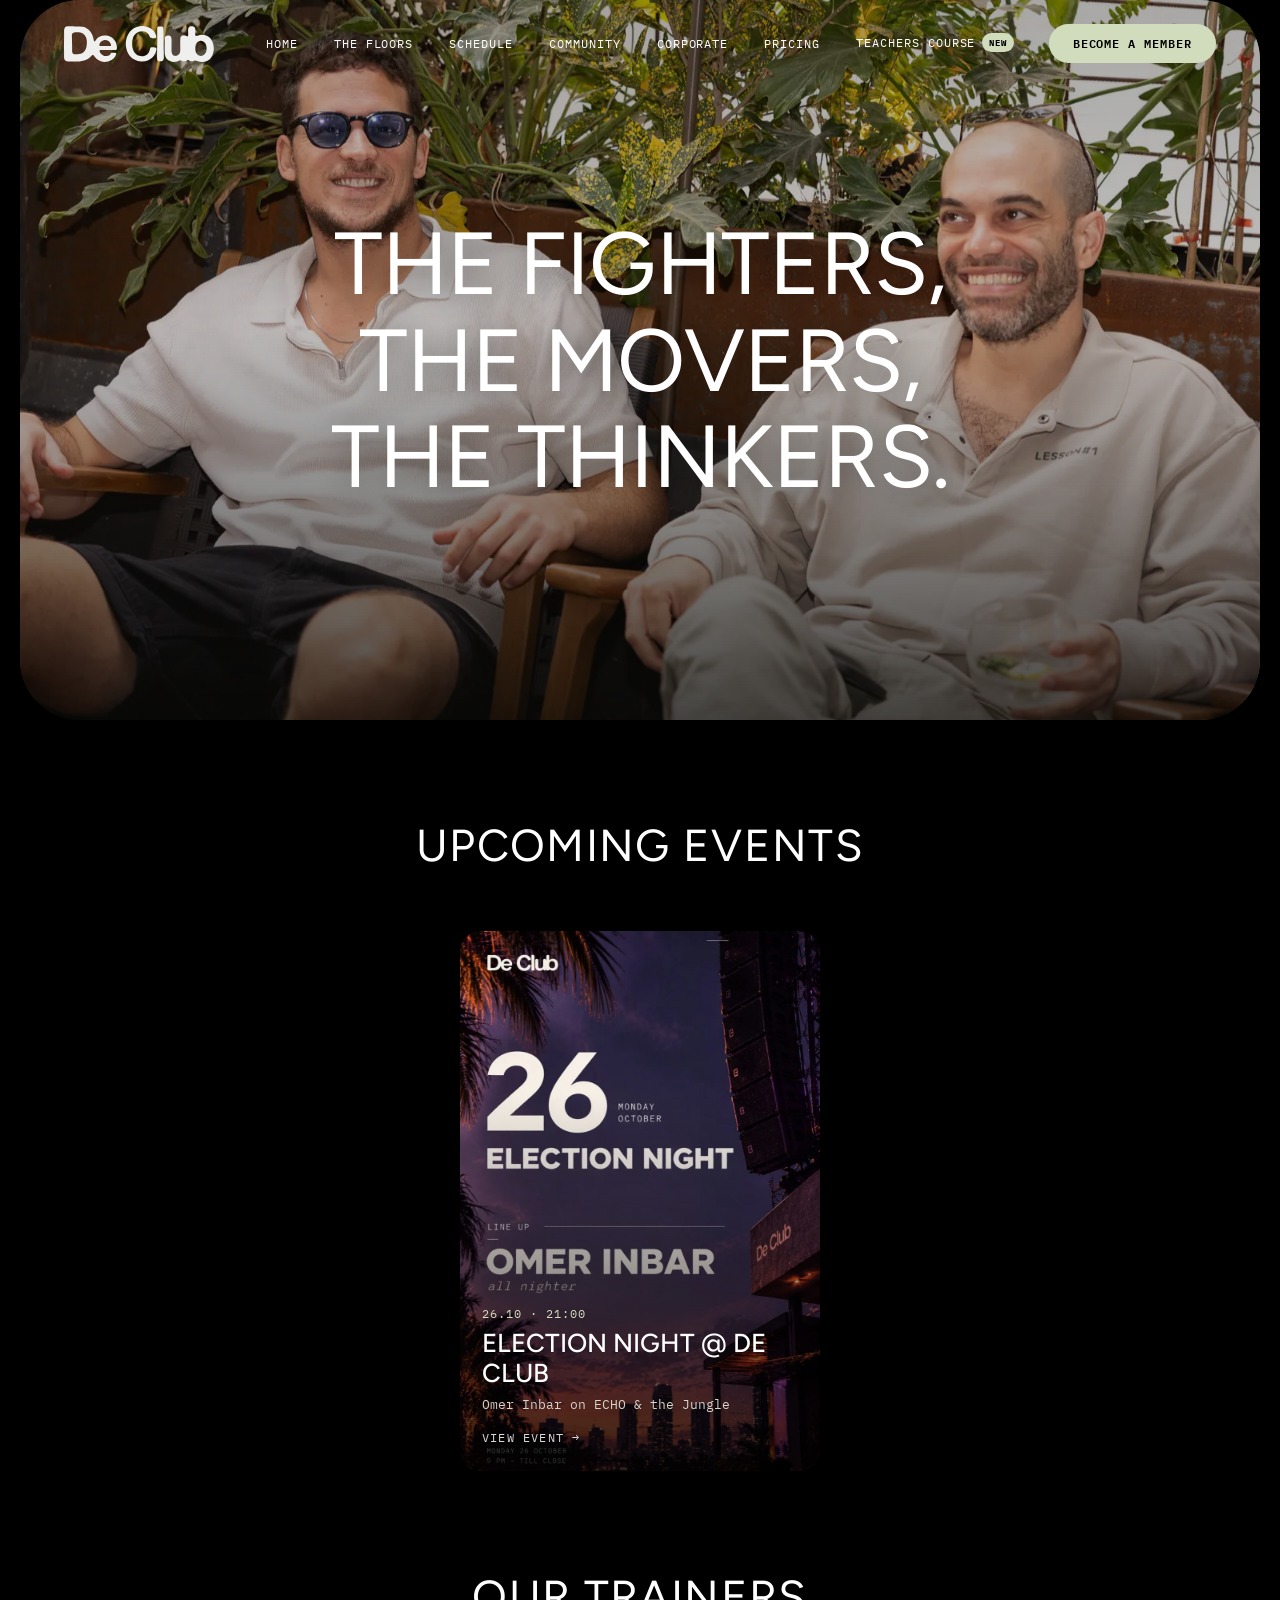
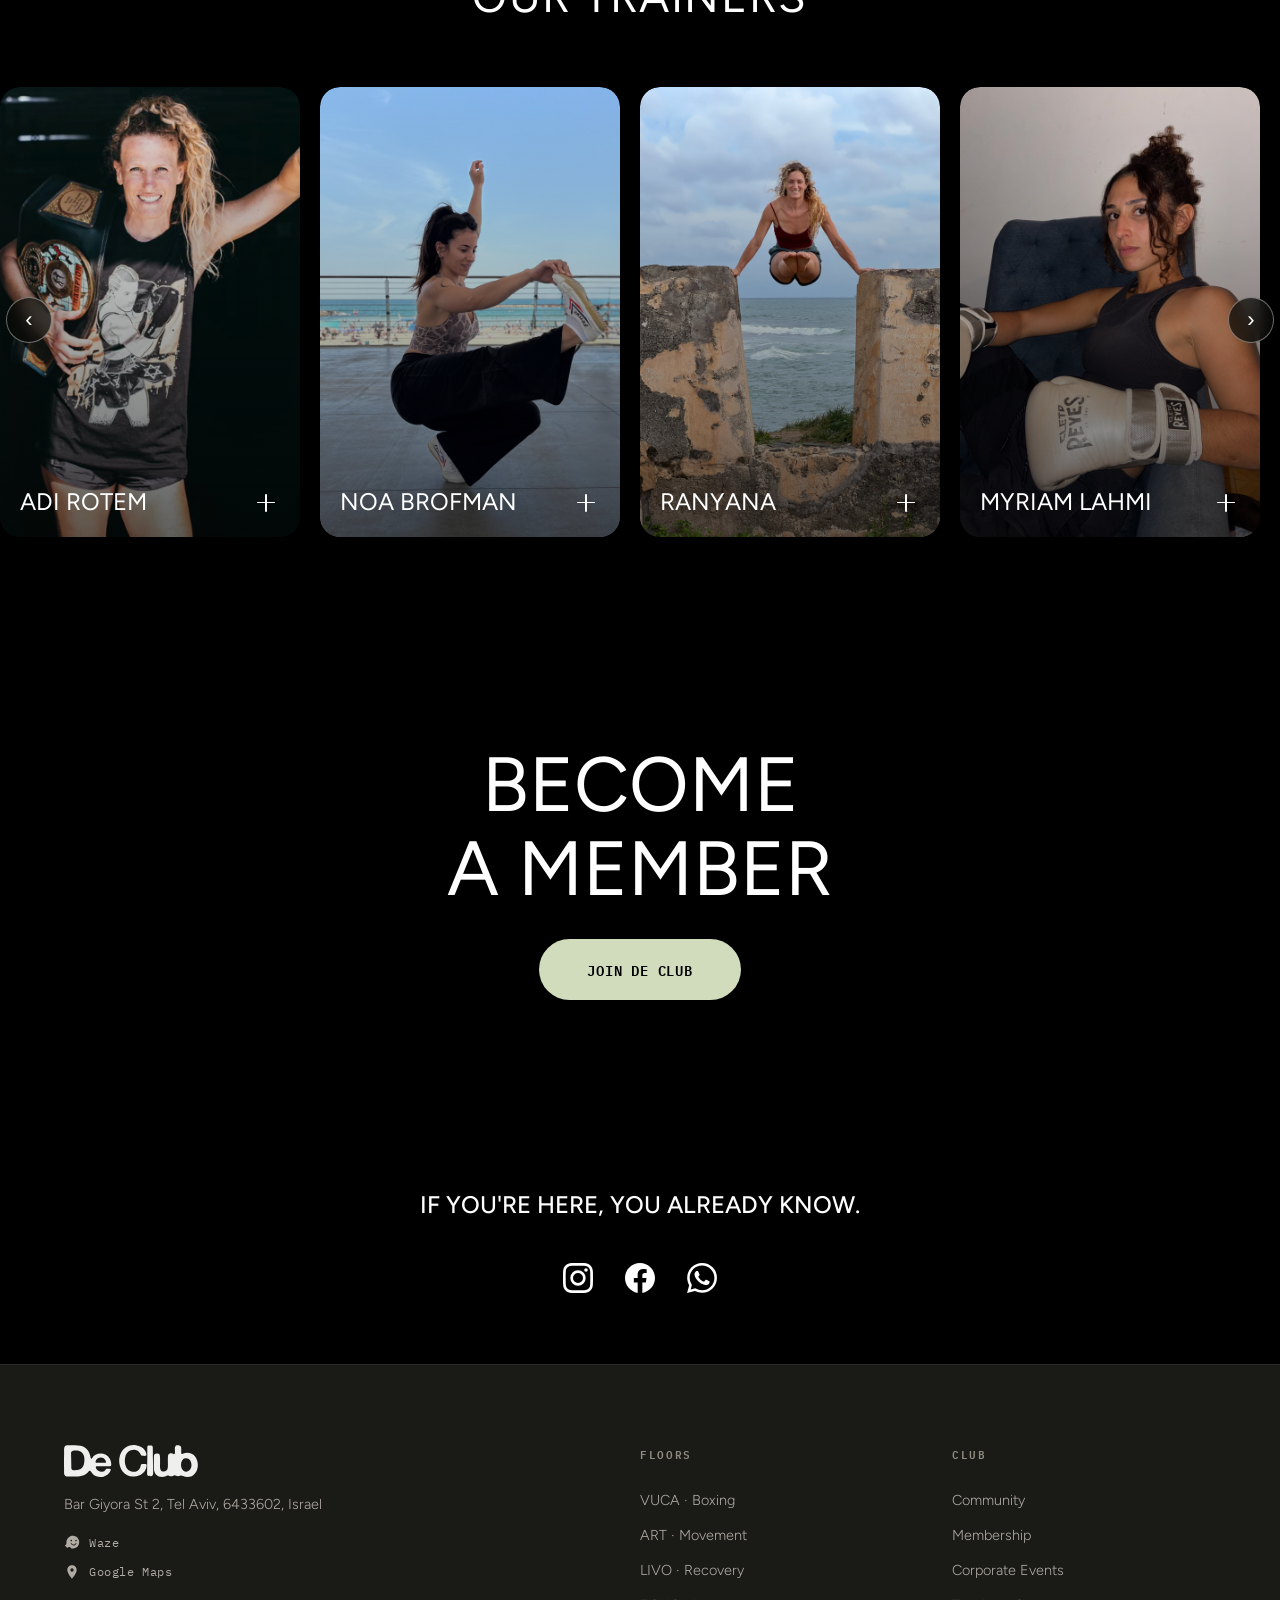
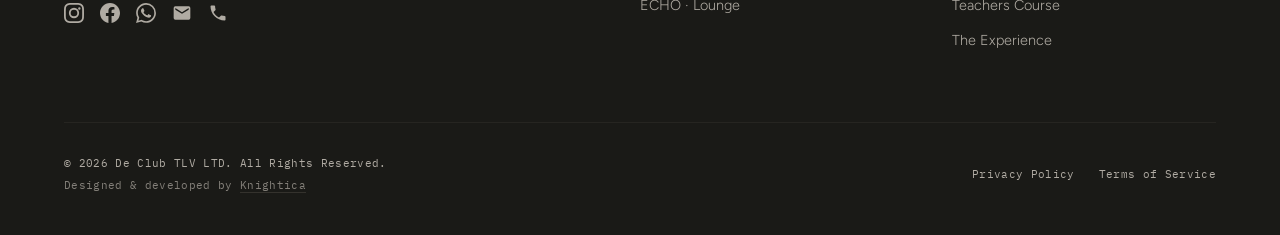
<file: community.html>
<!DOCTYPE html>
<html lang="en">
<head>
    <meta charset="UTF-8">
    <meta name="viewport" content="width=device-width, initial-scale=1.0">
    <title>Community · Trainers & People | De Club Tel Aviv</title>
    <meta name="description" content="Meet the fighters, movers, and thinkers behind De Club. Our community of world-class trainers and dedicated members.">
    <meta property="og:type" content="website">
    <meta property="og:url" content="https://declub.co.il/community.html">
    <meta property="og:title" content="Community · Trainers & People | De Club Tel Aviv">
    <meta property="og:description" content="Meet the fighters, movers, and thinkers behind De Club. Our community of world-class trainers and dedicated members.">
    <meta property="og:image" content="https://declub.co.il/assets/images/heroes/community-hero.webp">
    <meta name="twitter:card" content="summary_large_image">
    <link rel="preconnect" href="https://fonts.googleapis.com">
    <link rel="preconnect" href="https://fonts.gstatic.com" crossorigin>
    <link href="https://fonts.googleapis.com/css2?family=Figtree:wght@300;400;500;600;700;800;900&family=IBM+Plex+Mono:wght@300;400;500;600;700&display=swap" rel="stylesheet">
    <link rel="stylesheet" href="styles.css">
    <link rel="shortcut icon" href="assets/images/logos/favicon.png" type="image/png">
    <link rel="apple-touch-icon" href="assets/images/logos/webclip.png">
    <link rel="stylesheet" href="pages.css">
    <style>
        /* ===== Original De Club CSS Variables ===== */
        :root {
            --black: black;
            --white: white;
            --green: #d1dcbd;
            --brown: #8f8b7e;
            --outline: #fff6;
        }

        /* ===== Community Hero — from original ===== */
        .community-hero-wrap {
            padding: 0 20px;
        }
        .community-hero {
            position: relative;
            overflow: hidden;
            text-align: center;
            background: #0a0a08;
            border-radius: 60px;
            flex-flow: column;
            justify-content: center;
            align-items: center;
            width: 100%;
            height: 80vh;
            min-height: 450px;
            display: flex;
        }
        /* Crossfade photo slideshow */
        .hero-slides {
            position: absolute;
            inset: 0;
            z-index: 0;
        }
        .hero-slide {
            position: absolute;
            inset: 0;
            background-position: 50%;
            background-size: cover;
            opacity: 0;
            transition: opacity 1.5s ease-in-out;
            will-change: opacity;
        }
        .hero-slide.active { opacity: 1; }
        .hero-slide-overlay {
            position: absolute;
            inset: 0;
            z-index: 1;
            background: linear-gradient(180deg, rgba(10,10,8,0.35) 0%, rgba(10,10,8,0.25) 45%, rgba(10,10,8,0.75) 100%);
        }
        .community-hero h1 {
            position: relative;
            z-index: 2;
            font-family: Figtree, sans-serif;
            font-size: clamp(2.5rem, 7vw, 5.5rem);
            font-weight: 400;
            color: var(--white);
            text-transform: uppercase;
            line-height: 1.1;
            letter-spacing: -0.01em;
            text-shadow: 0 2px 30px rgba(0,0,0,0.4);
        }

        /* ===== Section Header ===== */
        .section-header {
            text-align: center;
            padding: clamp(50px, 7vw, 100px) 20px clamp(30px, 4vw, 50px);
        }
        .section-header h2 {
            font-family: Figtree, sans-serif;
            font-size: clamp(1.6rem, 3.5vw, 2.8rem);
            font-weight: 400;
            color: var(--white);
            text-transform: uppercase;
            letter-spacing: 0.03em;
        }

        /* ===== Trainers Carousel ===== */
        .trainers-carousel {
            position: relative;
            max-width: 1500px;
            margin: 0 auto;
        }
        .trainers-grid {
            display: flex;
            gap: 20px;
            padding: 4px 20px 20px;
            overflow-x: auto;
            scroll-snap-type: x mandatory;
            scroll-behavior: smooth;
            -webkit-overflow-scrolling: touch;
            scrollbar-width: thin;
            scrollbar-color: rgba(255,255,255,0.2) transparent;
        }
        .trainers-grid::-webkit-scrollbar { height: 6px; }
        .trainers-grid::-webkit-scrollbar-thumb {
            background: rgba(255,255,255,0.18);
            border-radius: 3px;
        }
        .carousel-btn {
            position: absolute;
            top: 50%;
            transform: translateY(-50%);
            z-index: 5;
            width: 46px;
            height: 46px;
            border-radius: 50%;
            border: 1px solid var(--outline);
            background: rgba(10,10,8,0.7);
            backdrop-filter: blur(8px);
            color: var(--white);
            font-size: 22px;
            line-height: 1;
            cursor: pointer;
            display: flex;
            align-items: center;
            justify-content: center;
            transition: background 0.3s, opacity 0.3s;
        }
        .carousel-btn:hover { background: rgba(10,10,8,0.95); }
        .carousel-btn--prev { left: 6px; }
        .carousel-btn--next { right: 6px; }
        @media (max-width: 700px) {
            .carousel-btn { display: none; }
        }

        /* ===== Trainer Card — exact from original ===== */
        .trainer-card {
            flex: 0 0 auto;
            width: clamp(240px, 26vw, 300px);
            scroll-snap-align: start;
            aspect-ratio: 2 / 3;
            border-radius: 20px;
            justify-content: space-between;
            align-items: flex-end;
            padding: 20px;
            display: flex;
            position: relative;
            overflow: hidden;
            cursor: pointer;
        }

        .trainer-image {
            background-position: 50%;
            background-size: cover;
            border-radius: 20px;
            position: absolute;
            inset: 0%;
            overflow: clip;
            transition: transform 0.5s ease;
        }

        .trainer-card:hover .trainer-image {
            transform: scale(1.03);
        }

        .trainer-overlay {
            background-image: linear-gradient(#fff0, #0009);
            position: absolute;
            inset: 0%;
            border-radius: 20px;
            z-index: 1;
            transition: background-image 0.4s ease;
        }

        .trainer-card:hover .trainer-overlay {
            background-image: linear-gradient(#000a, #000c);
        }

        .trainer-content {
            grid-column-gap: 10px;
            grid-row-gap: 10px;
            flex-flow: column;
            justify-content: space-between;
            width: 100%;
            height: 100%;
            display: flex;
            position: relative;
            z-index: 2;
        }

        .trainer-about {
            color: var(--white);
            width: 100%;
            font-family: 'IBM Plex Mono', sans-serif;
            font-size: 14px;
            line-height: 1.6;
            font-weight: 400;
            opacity: 0;
            max-height: 0;
            overflow: hidden;
            transition: opacity 0.4s ease, max-height 0.4s ease;
        }

        .trainer-card:hover .trainer-about {
            opacity: 1;
            max-height: 400px;
        }

        .trainer-bottom {
            display: flex;
            justify-content: space-between;
            align-items: flex-end;
            width: 100%;
        }

        .trainer-name {
            color: var(--white);
            text-transform: uppercase;
            margin-bottom: 0;
            font-family: Figtree, sans-serif;
            font-size: 24px;
            font-weight: 400;
            line-height: 1.2;
        }

        .trainer-icon {
            width: 28px;
            height: 28px;
            flex-shrink: 0;
            display: flex;
            align-items: center;
            justify-content: center;
            cursor: pointer;
            position: relative;
        }

        /* Plus icon using CSS (matching original SVG icon) */
        .trainer-icon::before,
        .trainer-icon::after {
            content: '';
            position: absolute;
            background: var(--white);
            border-radius: 2px;
            transition: transform 0.3s ease;
        }
        .trainer-icon::before {
            width: 18px;
            height: 1.5px;
        }
        .trainer-icon::after {
            width: 1.5px;
            height: 18px;
        }
        .trainer-card:hover .trainer-icon::after {
            transform: rotate(90deg);
        }
        .trainer-card:hover .trainer-icon::before {
            transform: rotate(90deg);
        }

        /* ===== Events Grid ===== */
        .events-grid {
            display: flex;
            flex-wrap: wrap;
            justify-content: center;
            gap: 24px;
            padding: 0 20px;
            max-width: 1500px;
            margin: 0 auto;
        }
        .event-card {
            position: relative;
            display: block;
            width: clamp(260px, 30vw, 360px);
            aspect-ratio: 2 / 3;
            border-radius: 20px;
            overflow: hidden;
            text-decoration: none;
        }
        .event-image {
            position: absolute;
            inset: 0;
            background-position: 50%;
            background-size: cover;
            border-radius: 20px;
            transition: transform 0.5s ease;
        }
        .event-card:hover .event-image { transform: scale(1.03); }
        .event-overlay {
            position: absolute;
            inset: 0;
            border-radius: 20px;
            z-index: 1;
            background-image: linear-gradient(#0000 30%, #000c 100%);
            transition: background-image 0.4s ease;
        }
        .event-card:hover .event-overlay {
            background-image: linear-gradient(#0004 10%, #000d 100%);
        }
        .event-content {
            position: absolute;
            inset: auto 0 0 0;
            z-index: 2;
            display: flex;
            flex-direction: column;
            gap: 6px;
            padding: 24px 22px;
        }
        .event-date {
            font-family: 'IBM Plex Mono', sans-serif;
            font-size: 12px;
            letter-spacing: 0.08em;
            text-transform: uppercase;
            color: var(--green);
        }
        .event-name {
            font-family: Figtree, sans-serif;
            font-size: 26px;
            font-weight: 500;
            line-height: 1.15;
            color: var(--white);
            text-transform: uppercase;
        }
        .event-host {
            font-family: 'IBM Plex Mono', sans-serif;
            font-size: 13px;
            font-weight: 400;
            line-height: 1.5;
            color: #d8d4cc;
        }
        .event-cta {
            font-family: 'IBM Plex Mono', sans-serif;
            font-size: 12px;
            letter-spacing: 0.1em;
            text-transform: uppercase;
            color: var(--white);
            margin-top: 8px;
            opacity: 0.85;
            transition: color 0.3s, opacity 0.3s;
        }
        .event-card:hover .event-cta { color: var(--green); opacity: 1; }

        /* ===== CTA Banner ===== */
        .cta-banner {
            margin: clamp(50px, 7vw, 100px) 20px 0;
            border-radius: 60px;
            overflow: hidden;
            height: 50vh;
            min-height: 350px;
            display: flex;
            align-items: center;
            justify-content: center;
            flex-direction: column;
            gap: 28px;
            position: relative;
        }
        .cta-banner-bg {
            position: absolute;
            inset: 0;
            background: url('assets/images/heroes/menu-img.webp') center/cover no-repeat;
        }
        .cta-banner-overlay {
            position: absolute;
            inset: 0;
            background: rgba(0,0,0,0.4);
        }
        .cta-banner h2 {
            position: relative;
            z-index: 2;
            font-family: Figtree, sans-serif;
            font-size: clamp(2.5rem, 6vw, 5rem);
            font-weight: 400;
            color: var(--white);
            text-align: center;
            line-height: 1.1;
            text-transform: uppercase;
        }
        .cta-banner .btn {
            position: relative;
            z-index: 2;
        }

        /* ===== Footer Tagline ===== */
        .footer-tagline {
            text-align: center;
            padding: clamp(50px, 7vw, 90px) 20px clamp(20px, 3vw, 40px);
        }
        .footer-tagline p {
            font-family: Figtree, sans-serif;
            font-size: clamp(1.1rem, 2vw, 1.5rem);
            font-weight: 500;
            color: var(--white);
            text-transform: uppercase;
        }

        /* ===== Social Icons ===== */
        .social-icons {
            display: flex;
            align-items: center;
            justify-content: center;
            gap: 32px;
            padding-bottom: clamp(40px, 5vw, 70px);
        }
        .social-icons a {
            color: var(--white);
            transition: color 0.3s ease;
        }
        .social-icons a:hover {
            color: var(--green);
        }
        .social-icons svg {
            width: 30px;
            height: 30px;
            fill: currentColor;
        }

        /* ===== Responsive — from original ===== */
        @media screen and (max-width: 991px) {
            .trainers-grid {
                grid-template-columns: 1fr 1fr;
                grid-column-gap: 16px;
                grid-row-gap: 16px;
            }
            .community-hero {
                border-radius: 30px;
                height: 60vh;
            }
            .cta-banner {
                border-radius: 30px;
            }
            .trainer-name {
                font-size: 18px;
            }
        }

        @media screen and (max-width: 479px) {
            .trainers-grid {
                grid-template-columns: 1fr 1fr;
                grid-column-gap: 10px;
                grid-row-gap: 10px;
                padding: 0 10px;
            }
            .community-hero-wrap {
                padding: 0 10px;
            }
            .community-hero {
                border-radius: 20px;
                height: 50vh;
                min-height: 320px;
            }
            .trainer-card {
                padding: 14px;
                border-radius: 14px;
            }
            .trainer-image {
                border-radius: 14px;
            }
            .trainer-overlay {
                border-radius: 14px;
            }
            .trainer-name {
                font-size: 14px;
            }
            .trainer-about {
                font-size: 11px;
                line-height: 1.5;
            }
            .trainer-icon {
                width: 22px;
                height: 22px;
            }
            .trainer-icon::before { width: 14px; }
            .trainer-icon::after { height: 14px; }
            .cta-banner {
                border-radius: 20px;
                margin-left: 10px;
                margin-right: 10px;
                height: 40vh;
                min-height: 260px;
            }
        }
    </style>
    <!-- Google Tag Manager -->
    <script>(function(w,d,s,l,i){w[l]=w[l]||[];w[l].push({'gtm.start':
    new Date().getTime(),event:'gtm.js'});var f=d.getElementsByTagName(s)[0],
    j=d.createElement(s),dl=l!='dataLayer'?'&l='+l:'';j.async=true;j.src=
    'https://www.googletagmanager.com/gtm.js?id='+i+dl;f.parentNode.insertBefore(j,f);
    })(window,document,'script','dataLayer','GTM-KC45WQ5M');</script>
    <!-- End Google Tag Manager -->
</head>
<body>
    <!-- Google Tag Manager (noscript) -->
    <noscript><iframe src="https://www.googletagmanager.com/ns.html?id=GTM-KC45WQ5M"
    height="0" width="0" style="display:none;visibility:hidden"></iframe></noscript>
    <!-- End Google Tag Manager (noscript) -->
    <!-- Navigation -->
    <nav class="nav" id="nav">
        <a href="index.html" class="nav-logo"><img src="assets/images/logos/logo-declub.svg" alt="De Club" class="nav-logo-img"></a>
        <div class="nav-links">
            <a href="index.html" class="nav-link">Home</a>
            <a href="index.html#floors" class="nav-link">The Floors</a>
            <a href="index.html#schedule" class="nav-link">Schedule</a>
            <a href="community.html" class="nav-link">Community</a>
            <a href="corporate.html" class="nav-link">Corporate</a><a href="join.html#pricing" class="nav-link">Pricing</a>
            <a href="https://yoga-course.declub.co.il/" class="nav-link">Teachers Course<span class="nav-badge">New</span></a>
            </div>
        <a href="join.html" class="nav-link nav-link--cta">Become a Member</a>
        <button class="nav-menu-btn" id="menuBtn" aria-label="Open menu"><span class="menu-line"></span><span class="menu-line"></span></button>
    </nav>
    <div class="menu-overlay" id="menuOverlay">
        <div class="menu-overlay-content">
            <a href="index.html" class="menu-link" data-index="01">Home</a>
            <a href="index.html#floors" class="menu-link" data-index="02">The Floors</a>
            <div class="menu-sub-links">
                <a href="vuca.html" class="menu-sub-link">VUCA · Boxing</a>
                <a href="art.html" class="menu-sub-link">ART · Movement</a>
                <a href="livo.html" class="menu-sub-link">LIVO · Recovery</a>
                <a href="echo.html" class="menu-sub-link">ECHO · Lounge</a>
            </div>
            <a href="index.html#schedule" class="menu-link" data-index="03">Schedule</a>
            <a href="community.html" class="menu-link" data-index="04">Community</a>
            <a href="corporate.html" class="menu-link" data-index="05">Corporate</a>
            <a href="https://yoga-course.declub.co.il/" class="menu-link" data-index="06">Teachers Course<span class="nav-badge nav-badge--menu">New</span></a>
            <a href="join.html#pricing" class="menu-link" data-index="07">Pricing</a>
            <a href="join.html" class="menu-link" data-index="08">Become a Member</a>
        </div>
        <div class="menu-overlay-footer">
            <div class="menu-socials"><a href="https://instagram.com/declub_tlv" target="_blank">Instagram</a><a href="https://wa.me/15512399833?text=Hi%20De%20Club!" target="_blank">WhatsApp</a></div>
            <p class="menu-address">2 Bar-Giyora St., Tel Aviv</p>
        </div>
    </div>

    <!-- Hero -->
    <div class="community-hero-wrap">
        <section class="community-hero">
            <div class="hero-slides" id="heroSlides">
                <div class="hero-slide active" style="background-image: url('assets/images/community-hero/ch01.webp')"></div>
                <div class="hero-slide" style="background-image: url('assets/images/community-hero/ch02.webp')"></div>
                <div class="hero-slide" style="background-image: url('assets/images/community-hero/ch03.webp')"></div>
                <div class="hero-slide" style="background-image: url('assets/images/community-hero/ch04.webp')"></div>
                <div class="hero-slide" style="background-image: url('assets/images/community-hero/ch05.webp')"></div>
                <div class="hero-slide" style="background-image: url('assets/images/community-hero/ch06.webp')"></div>
                <div class="hero-slide" style="background-image: url('assets/images/community-hero/ch07.webp')"></div>
                <div class="hero-slide" style="background-image: url('assets/images/community-hero/ch08.webp')"></div>
                <div class="hero-slide" style="background-image: url('assets/images/community-hero/ch09.webp')"></div>
                <div class="hero-slide" style="background-image: url('assets/images/community-hero/ch10.webp')"></div>
                <div class="hero-slide" style="background-image: url('assets/images/community-hero/ch11.webp')"></div>
                <div class="hero-slide" style="background-image: url('assets/images/community-hero/ch12.webp')"></div>
                <div class="hero-slide" style="background-image: url('assets/images/community-hero/ch13.webp')"></div>
            </div>
            <div class="hero-slide-overlay"></div>
            <h1>The Fighters,<br>The Movers,<br>The Thinkers.</h1>
        </section>
    </div>

    <!-- Upcoming Events. Remove the card (and the header when the grid is
         empty) once the event has run and its funnel is retired. -->
    <div class="section-header">
        <h2>Upcoming Events</h2>
    </div>

    <!-- Events Grid -->
    <div class="events-grid">
        <a href="https://election.declub.co.il/" target="_blank" rel="noopener" class="event-card">
            <div class="event-image" style="background-image: url('assets/images/events/election.webp')"></div>
            <div class="event-overlay"></div>
            <div class="event-content">
                <span class="event-date">26.10 &middot; 21:00</span>
                <div class="event-name">Election Night @ De Club</div>
                <span class="event-host">Omer Inbar on ECHO &amp; the Jungle</span>
                <span class="event-cta">View Event &rarr;</span>
            </div>
        </a>
    </div>

    <!-- Section Header -->
    <div class="section-header">
        <h2>Our Trainers</h2>
    </div>

    <!-- Trainers Carousel -->
    <div class="trainers-carousel">
        <button class="carousel-btn carousel-btn--prev" aria-label="Previous trainers" type="button">&#8249;</button>
        <button class="carousel-btn carousel-btn--next" aria-label="Next trainers" type="button">&#8250;</button>
        <div class="trainers-grid" id="trainersTrack">

        <div class="trainer-card">
            <div class="trainer-image" style="background-image: url('assets/images/trainers/adi.webp')"></div>
            <div class="trainer-overlay"></div>
            <div class="trainer-content">
                <div class="trainer-about">is a combat sports coach and former K1 Kickboxing World Champion (2009–2011) and Professional Muay Thai World Champion (2012–2013). Certified by the Ministry of Sports, her training blends bag work, partner drills, and varied techniques to build strength, endurance, and conditioning in a precise, challenging, and safe format for all levels.</div>
                <div class="trainer-bottom">
                    <div class="trainer-name">Adi Rotem</div>
                    <div class="trainer-icon"></div>
                </div>
            </div>
        </div>

        <div class="trainer-card">
            <div class="trainer-image" style="background-image: url('assets/images/trainers/noa-brofman.jpeg')"></div>
            <div class="trainer-overlay"></div>
            <div class="trainer-content">
                <div class="trainer-about">is a dancer and creator, teaching modern dance, movement, soft acrobatics, and handstands. Her work balances technique with freedom of movement, creating a supportive space for developing a strong, intelligent body. Her classes invite exploration, musicality, and shared practice through attentive and precise movement.</div>
                <div class="trainer-bottom">
                    <div class="trainer-name">Noa Brofman</div>
                    <div class="trainer-icon"></div>
                </div>
            </div>
        </div>

        <div class="trainer-card">
            <div class="trainer-image" style="background-image: url('assets/images/trainers/ranyana-balance.jpeg')"></div>
            <div class="trainer-overlay"></div>
            <div class="trainer-content">
                <div class="trainer-about">specializes in handstands, skills, movement, flexibility, and contortion. Her practice focuses on the connection between body, brain, and the nervous system, using precise and progressive methods to build strength, control, and awareness.</div>
                <div class="trainer-bottom">
                    <div class="trainer-name">Ranyana</div>
                    <div class="trainer-icon"></div>
                </div>
            </div>
        </div>

        <div class="trainer-card">
            <div class="trainer-image" style="background-image: url('assets/images/trainers/myriam-lahmi.jpeg')"></div>
            <div class="trainer-overlay"></div>
            <div class="trainer-content">
                <div class="trainer-about">is a boxing coach who builds her training on values of respect, consistency, courage, confidence, and stability. Her supportive approach creates an environment where fighters at every level can grow with discipline and intention.</div>
                <div class="trainer-bottom">
                    <div class="trainer-name">Myriam Lahmi</div>
                    <div class="trainer-icon"></div>
                </div>
            </div>
        </div>

        <div class="trainer-card">
            <div class="trainer-image" style="background-image: url('assets/images/trainers/barak-zehavi.jpg')"></div>
            <div class="trainer-overlay"></div>
            <div class="trainer-content">
                <div class="trainer-about">is a breathwork and cold exposure guide who uses practice to cultivate balance between body and mind, addressing anxiety and supporting recovery through intentional work with breath, heat, and cold.</div>
                <div class="trainer-bottom">
                    <div class="trainer-name">Barak Zehavi</div>
                    <div class="trainer-icon"></div>
                </div>
            </div>
        </div>

        <div class="trainer-card">
            <div class="trainer-image" style="background-image: url('assets/images/trainers/yoel-eini.png')"></div>
            <div class="trainer-overlay"></div>
            <div class="trainer-content">
                <div class="trainer-about">approaches boxing as more than a sport. He uses training as a practice of breath, focus, resilience, and inner strength. His classes sharpen both mind and body through disciplined, classical boxing technique.</div>
                <div class="trainer-bottom">
                    <div class="trainer-name">Yoel Eini</div>
                    <div class="trainer-icon"></div>
                </div>
            </div>
        </div>

        <div class="trainer-card">
            <div class="trainer-image" style="background-image: url('assets/images/trainers/adam-hadad.jpeg')"></div>
            <div class="trainer-overlay"></div>
            <div class="trainer-content">
                <div class="trainer-about">began boxing at age 12 and competed for the Australian national team. Trained under world-leading coaches and has coached fighters to national and international titles, including one undisputed world champion.</div>
                <div class="trainer-bottom">
                    <div class="trainer-name">Adam Haddad</div>
                    <div class="trainer-icon"></div>
                </div>
            </div>
        </div>

        <div class="trainer-card">
            <div class="trainer-image" style="background-image: url('assets/images/trainers/roni-shtraus.jpeg')"></div>
            <div class="trainer-overlay"></div>
            <div class="trainer-content">
                <div class="trainer-about">is a yoga and movement teacher from a competitive athletic background. Her teaching highlights releasing outcomes to access strength and ease through yoga and movement practice.</div>
                <div class="trainer-bottom">
                    <div class="trainer-name">Roni Strauss</div>
                    <div class="trainer-icon"></div>
                </div>
            </div>
        </div>

        <div class="trainer-card">
            <div class="trainer-image" style="background-image: url('assets/images/trainers/may-meital.jpeg')"></div>
            <div class="trainer-overlay"></div>
            <div class="trainer-content">
                <div class="trainer-about">is an Ashtanga and Vinyasa yoga teacher with over 10 years of practice and teaching, with an acrobatics background. Movement is her primary language for connection and clarity.</div>
                <div class="trainer-bottom">
                    <div class="trainer-name">May Meital</div>
                    <div class="trainer-icon"></div>
                </div>
            </div>
        </div>

        <div class="trainer-card">
            <div class="trainer-image" style="background-image: url('assets/images/trainers/leehe-kandell.jpeg')"></div>
            <div class="trainer-overlay"></div>
            <div class="trainer-content">
                <div class="trainer-about">is an Ashtanga and Vinyasa yoga teacher with nearly six years of teaching experience and a background in dance. Her practice is light, fluid, and grounded, balancing precision with ease and presence.</div>
                <div class="trainer-bottom">
                    <div class="trainer-name">Leehe Kandell</div>
                    <div class="trainer-icon"></div>
                </div>
            </div>
        </div>

        <div class="trainer-card">
            <div class="trainer-image" style="background-image: url('assets/images/trainers/roni-gozali.jpeg')"></div>
            <div class="trainer-overlay"></div>
            <div class="trainer-content">
                <div class="trainer-about">is a movement teacher combining martial arts, yoga, acrobatics, and dance. She approaches movement as a tool for self-discovery and personal growth.</div>
                <div class="trainer-bottom">
                    <div class="trainer-name">Roni Gozali</div>
                    <div class="trainer-icon"></div>
                </div>
            </div>
        </div>

        <div class="trainer-card">
            <div class="trainer-image" style="background-image: url('assets/images/trainers/yifath-vardi.jpeg')"></div>
            <div class="trainer-overlay"></div>
            <div class="trainer-content">
                <div class="trainer-about">is a professional dancer, movement teacher, and independent creator. His work draws from dance, martial arts, and somatic practice to create an integrated approach to movement.</div>
                <div class="trainer-bottom">
                    <div class="trainer-name">Iftach Vardi</div>
                    <div class="trainer-icon"></div>
                </div>
            </div>
        </div>

        <div class="trainer-card">
            <div class="trainer-image" style="background-image: url('assets/images/trainers/gil-barshad.jpeg')"></div>
            <div class="trainer-overlay"></div>
            <div class="trainer-content">
                <div class="trainer-about">is a Vinyasa yoga teacher and movement instructor. His dynamic practice is inspired by capoeira, gymnastics, and functional training, bringing flow and creativity to every session.</div>
                <div class="trainer-bottom">
                    <div class="trainer-name">Gil Barshad</div>
                    <div class="trainer-icon"></div>
                </div>
            </div>
        </div>

        <div class="trainer-card">
            <div class="trainer-image" style="background-image: url('assets/images/trainers/hila-dekel.webp')"></div>
            <div class="trainer-overlay"></div>
            <div class="trainer-content">
                <div class="trainer-about">is a Pilates instructor whose sessions build strength, alignment, and control through precise, intentional movement.</div>
                <div class="trainer-bottom">
                    <div class="trainer-name">Hila Dekel</div>
                    <div class="trainer-icon"></div>
                </div>
            </div>
        </div>

        <div class="trainer-card">
            <div class="trainer-image" style="background-image: url('assets/images/trainers/noam-alon.webp')"></div>
            <div class="trainer-overlay"></div>
            <div class="trainer-content">
                <div class="trainer-about">is a competitive fighter who brings real ring experience and sharp technique to the boxing floor.</div>
                <div class="trainer-bottom">
                    <div class="trainer-name">Noam Alon</div>
                    <div class="trainer-icon"></div>
                </div>
            </div>
        </div>

        <div class="trainer-card">
            <div class="trainer-image" style="background-image: url('assets/images/trainers/maya-rozenshtein.webp')"></div>
            <div class="trainer-overlay"></div>
            <div class="trainer-content">
                <div class="trainer-about">practices and teaches movement built on balance, control, and years of dedicated practice.</div>
                <div class="trainer-bottom">
                    <div class="trainer-name">Maya Rozenshtein</div>
                    <div class="trainer-icon"></div>
                </div>
            </div>
        </div>

        <div class="trainer-card">
            <div class="trainer-image" style="background-image: url('assets/images/trainers/romi-hanien.webp')"></div>
            <div class="trainer-overlay"></div>
            <div class="trainer-content">
                <div class="trainer-about">is a movement and handstand practitioner who teaches strength and balance with patience and precision.</div>
                <div class="trainer-bottom">
                    <div class="trainer-name">Romi Hanien</div>
                    <div class="trainer-icon"></div>
                </div>
            </div>
        </div>

        <div class="trainer-card">
            <div class="trainer-image" style="background-image: url('assets/images/trainers/oron-marom.webp')"></div>
            <div class="trainer-overlay"></div>
            <div class="trainer-content">
                <div class="trainer-about">is at home in cold water, heat, and breath, part of the recovery world that brings the body back into balance.</div>
                <div class="trainer-bottom">
                    <div class="trainer-name">Oron Marom</div>
                    <div class="trainer-icon"></div>
                </div>
            </div>
        </div>

        <div class="trainer-card">
            <div class="trainer-image" style="background-image: url('assets/images/trainers/tal-fridenberg.webp')"></div>
            <div class="trainer-overlay"></div>
            <div class="trainer-content">
                <div class="trainer-about">is a dancer and movement teacher whose classes explore fluidity, strength, and expression.</div>
                <div class="trainer-bottom">
                    <div class="trainer-name">Tal Fridenberg</div>
                    <div class="trainer-icon"></div>
                </div>
            </div>
        </div>


        <div class="trainer-card">
            <div class="trainer-image" style="background-image: url('assets/images/trainers/shay-reem.webp')"></div>
            <div class="trainer-overlay"></div>
            <div class="trainer-content">
                <div class="trainer-about">brings his practice to De Club, connecting movement, nature, and recovery.</div>
                <div class="trainer-bottom">
                    <div class="trainer-name">Shay Reem</div>
                    <div class="trainer-icon"></div>
                </div>
            </div>
        </div>

        <div class="trainer-card">
            <div class="trainer-image" style="background-image: url('assets/images/trainers/yuval-yaron.webp')"></div>
            <div class="trainer-overlay"></div>
            <div class="trainer-content">
                <div class="trainer-about">is a yoga teacher whose practice moves between strength and softness, on the mat and beyond it.</div>
                <div class="trainer-bottom">
                    <div class="trainer-name">Yuval Yaron</div>
                    <div class="trainer-icon"></div>
                </div>
            </div>
        </div>

        </div>
    </div>

    <!-- Become a Member -->
    <section class="cta-banner">
        <div class="cta-banner-bg"></div>
        <div class="cta-banner-overlay"></div>
        <h2>Become<br>a Member</h2>
        <a href="join.html" class="btn btn--primary btn--large">Join De Club</a>
    </section>

    <!-- Footer Tagline -->
    <div class="footer-tagline">
        <p>If you're here, you already know.</p>
    </div>

    <!-- Social Icons -->
    <div class="social-icons">
        <a href="https://instagram.com/declub_tlv" target="_blank" aria-label="Instagram">
            <svg viewBox="0 0 24 24"><path d="M12 2.163c3.204 0 3.584.012 4.85.07 3.252.148 4.771 1.691 4.919 4.919.058 1.265.069 1.645.069 4.849 0 3.205-.012 3.584-.069 4.849-.149 3.225-1.664 4.771-4.919 4.919-1.266.058-1.644.07-4.85.07-3.204 0-3.584-.012-4.849-.07-3.26-.149-4.771-1.699-4.919-4.92-.058-1.265-.07-1.644-.07-4.849 0-3.204.013-3.583.07-4.849.149-3.227 1.664-4.771 4.919-4.919 1.266-.057 1.645-.069 4.849-.069zM12 0C8.741 0 8.333.014 7.053.072 2.695.272.273 2.69.073 7.052.014 8.333 0 8.741 0 12c0 3.259.014 3.668.072 4.948.2 4.358 2.618 6.78 6.98 6.98C8.333 23.986 8.741 24 12 24c3.259 0 3.668-.014 4.948-.072 4.354-.2 6.782-2.618 6.979-6.98.059-1.28.073-1.689.073-4.948 0-3.259-.014-3.667-.072-4.947-.196-4.354-2.617-6.78-6.979-6.98C15.668.014 15.259 0 12 0zm0 5.838a6.162 6.162 0 100 12.324 6.162 6.162 0 000-12.324zM12 16a4 4 0 110-8 4 4 0 010 8zm6.406-11.845a1.44 1.44 0 100 2.881 1.44 1.44 0 000-2.881z"/></svg>
        </a>
        <a href="https://facebook.com/declub.tlv" target="_blank" aria-label="Facebook">
            <svg viewBox="0 0 24 24"><path d="M24 12.073c0-6.627-5.373-12-12-12s-12 5.373-12 12c0 5.99 4.388 10.954 10.125 11.854v-8.385H7.078v-3.47h3.047V9.43c0-3.007 1.792-4.669 4.533-4.669 1.312 0 2.686.235 2.686.235v2.953H15.83c-1.491 0-1.956.925-1.956 1.874v2.25h3.328l-.532 3.47h-2.796v8.385C19.612 23.027 24 18.062 24 12.073z"/></svg>
        </a>
        <a href="https://wa.me/15512399833?text=Hi%20De%20Club!" target="_blank" aria-label="WhatsApp">
            <svg viewBox="0 0 24 24"><path d="M17.472 14.382c-.297-.149-1.758-.867-2.03-.967-.273-.099-.471-.148-.67.15-.197.297-.767.966-.94 1.164-.173.199-.347.223-.644.075-.297-.15-1.255-.463-2.39-1.475-.883-.788-1.48-1.761-1.653-2.059-.173-.297-.018-.458.13-.606.134-.133.298-.347.446-.52.149-.174.198-.298.298-.497.099-.198.05-.371-.025-.52-.075-.149-.669-1.612-.916-2.207-.242-.579-.487-.5-.669-.51-.173-.008-.371-.01-.57-.01-.198 0-.52.074-.792.372-.272.297-1.04 1.016-1.04 2.479 0 1.462 1.065 2.875 1.213 3.074.149.198 2.096 3.2 5.077 4.487.709.306 1.262.489 1.694.625.712.227 1.36.195 1.871.118.571-.085 1.758-.719 2.006-1.413.248-.694.248-1.289.173-1.413-.074-.124-.272-.198-.57-.347m-5.421 7.403h-.004a9.87 9.87 0 01-5.031-1.378l-.361-.214-3.741.982.998-3.648-.235-.374a9.86 9.86 0 01-1.51-5.26c.001-5.45 4.436-9.884 9.888-9.884 2.64 0 5.122 1.03 6.988 2.898a9.825 9.825 0 012.893 6.994c-.003 5.45-4.437 9.884-9.885 9.884m8.413-18.297A11.815 11.815 0 0012.05 0C5.495 0 .16 5.335.157 11.892c0 2.096.547 4.142 1.588 5.945L.057 24l6.305-1.654a11.882 11.882 0 005.683 1.448h.005c6.554 0 11.89-5.335 11.893-11.893a11.821 11.821 0 00-3.48-8.413z"/></svg>
        </a>
    </div>

    <!-- Footer -->
    <footer class="footer">
        <div class="container">
            <div class="footer-grid">
                <div class="footer-brand"><img src="assets/images/logos/logo-declub.svg" alt="De Club" class="footer-logo-img"><p class="footer-address">Bar Giyora St 2, Tel Aviv, 6433602, Israel</p><div class="footer-maps"><a href="https://waze.com/ul/hsv8wrr62d" target="_blank" rel="noopener" aria-label="Drive with Waze"><svg viewBox="0 0 122.71 122.88" aria-hidden="true"><path fill="currentColor" d="M55.14,104.21c4.22,0,8.44,0.19,12.66-0.09c3.84-0.19,7.88-0.56,11.63-1.5c29.82-7.31,45.76-40.23,32.72-68.07C104.27,17.76,90.77,8.19,72.3,6.22c-14.16-1.5-26.82,2.72-37.51,12.28c-10.5,9.47-15.94,21.28-16.31,35.44c-0.09,3.28,0,6.66,0,9.94C18.38,71.02,14.35,76.55,7.5,78.7c-0.09,0-0.28,0.19-0.38,0.19c2.63,6.94,13.31,17.16,19.97,19.69C35.45,87.14,52.32,91.18,55.14,104.21L55.14,104.21z"/><path fill="#1a1a17" d="M74.92,79.74c-11.07-0.56-18.38-4.97-23.07-13.78c-1.13-2.16-0.09-4.31,2.06-4.78c1.31-0.28,2.53,0.66,3.47,2.16c1.22,1.88,2.44,3.75,4.03,5.25c8.81,8.34,23.25,5.72,28.79-5.06c0.66-1.31,1.5-2.34,3.09-2.34c2.34,0.09,3.66,2.44,2.63,4.59c-2.91,5.91-7.5,10.22-13.69,12.28C79.51,78.99,76.7,79.36,74.92,79.74L74.92,79.74z"/><path fill="#1a1a17" d="M55.32,48.98c-3.38,0-6.09-2.72-6.09-6.09s2.72-6.09,6.09-6.09s6.09,2.72,6.09,6.09C61.42,46.17,58.7,48.98,55.32,48.98L55.32,48.98z"/><path fill="#1a1a17" d="M98.27,42.79c0,3.38-2.72,6.09-6,6.19c-3.38,0-6.09-2.63-6.09-6.09c0-3.38,2.63-6.09,6-6.19C95.46,36.7,98.17,39.42,98.27,42.79L98.27,42.79z"/></svg>Waze</a><a href="https://maps.app.goo.gl/kBkYPATVhBMqex4w5?g_st=ic" target="_blank" rel="noopener" aria-label="Open in Google Maps"><svg viewBox="0 0 24 24" aria-hidden="true"><path d="M12 2C8.13 2 5 5.13 5 9c0 5.25 7 13 7 13s7-7.75 7-13c0-3.87-3.13-7-7-7zm0 9.5A2.5 2.5 0 1112 6.5a2.5 2.5 0 010 5z"/></svg>Google Maps</a></div><div class="footer-socials"><a href="https://instagram.com/declub_tlv" target="_blank" rel="noopener" aria-label="Instagram"><svg viewBox="0 0 24 24" aria-hidden="true"><path d="M12 2.16c3.2 0 3.58.01 4.85.07 1.17.05 1.8.25 2.23.41.56.22.96.48 1.38.9.42.42.68.82.9 1.38.16.43.36 1.06.41 2.23.06 1.27.07 1.65.07 4.85s-.01 3.58-.07 4.85c-.05 1.17-.25 1.8-.41 2.23-.22.56-.48.96-.9 1.38-.42.42-.82.68-1.38.9-.43.16-1.06.36-2.23.41-1.27.06-1.65.07-4.85.07s-3.58-.01-4.85-.07c-1.17-.05-1.8-.25-2.23-.41-.56-.22-.96-.48-1.38-.9-.42-.42-.68-.82-.9-1.38-.16-.43-.36-1.06-.41-2.23-.06-1.27-.07-1.65-.07-4.85s.01-3.58.07-4.85c.05-1.17.25-1.8.41-2.23.22-.56.48-.96.9-1.38.42-.42.82-.68 1.38-.9.43-.16 1.06-.36 2.23-.41 1.27-.06 1.65-.07 4.85-.07M12 0C8.74 0 8.33.01 7.05.07 5.78.13 4.9.33 4.14.63c-.79.31-1.46.72-2.13 1.38C1.35 2.68.94 3.35.63 4.14.33 4.9.13 5.78.07 7.05.01 8.33 0 8.74 0 12s.01 3.67.07 4.95c.06 1.27.26 2.15.56 2.91.31.79.72 1.46 1.38 2.13.67.66 1.34 1.07 2.13 1.38.76.3 1.64.5 2.91.56 1.28.06 1.69.07 4.95.07s3.67-.01 4.95-.07c1.27-.06 2.15-.26 2.91-.56.79-.31 1.46-.72 2.13-1.38.66-.67 1.07-1.34 1.38-2.13.3-.76.5-1.64.56-2.91.06-1.28.07-1.69.07-4.95s-.01-3.67-.07-4.95c-.06-1.27-.26-2.15-.56-2.91-.31-.79-.72-1.46-1.38-2.13-.67-.66-1.34-1.07-2.13-1.38-.76-.3-1.64-.5-2.91-.56C15.67.01 15.26 0 12 0zm0 5.84A6.16 6.16 0 1018.16 12 6.16 6.16 0 0012 5.84zM12 16a4 4 0 114-4 4 4 0 01-4 4zm6.41-10.85a1.44 1.44 0 101.44 1.44 1.44 1.44 0 00-1.44-1.44z"/></svg></a><a href="https://www.facebook.com/p/De-Club-61579396713964/" target="_blank" rel="noopener" aria-label="Facebook"><svg viewBox="0 0 24 24" aria-hidden="true"><path d="M24 12.07C24 5.4 18.63 0 12 0S0 5.4 0 12.07C0 18.1 4.39 23.1 10.13 24v-8.44H7.08v-3.49h3.05V9.41c0-3.02 1.79-4.69 4.53-4.69 1.31 0 2.68.24 2.68.24v2.97h-1.51c-1.49 0-1.96.93-1.96 1.89v2.25h3.33l-.53 3.49h-2.8V24C19.61 23.1 24 18.1 24 12.07z"/></svg></a><a href="https://wa.me/15512399833?text=Hi%20De%20Club!" target="_blank" rel="noopener" aria-label="WhatsApp"><svg viewBox="0 0 24 24" aria-hidden="true"><path d="M17.472 14.382c-.297-.149-1.758-.867-2.03-.967-.273-.099-.471-.148-.67.15-.197.297-.767.966-.94 1.164-.173.199-.347.223-.644.075-.297-.15-1.255-.463-2.39-1.475-.883-.788-1.48-1.761-1.653-2.059-.173-.297-.018-.458.13-.606.134-.133.298-.347.446-.52.149-.174.198-.298.298-.497.099-.198.05-.371-.025-.52-.075-.149-.669-1.612-.916-2.207-.242-.579-.487-.5-.669-.51-.173-.008-.371-.01-.57-.01-.198 0-.52.074-.792.372-.272.297-1.04 1.016-1.04 2.479 0 1.462 1.065 2.875 1.213 3.074.149.198 2.096 3.2 5.077 4.487.709.306 1.262.489 1.694.625.712.227 1.36.195 1.871.118.571-.085 1.758-.719 2.006-1.413.248-.694.248-1.289.173-1.413-.074-.124-.272-.198-.57-.347m-5.421 7.403h-.004a9.87 9.87 0 01-5.031-1.378l-.361-.214-3.741.982.998-3.648-.235-.374a9.86 9.86 0 01-1.51-5.26c.001-5.45 4.436-9.884 9.888-9.884 2.64 0 5.122 1.03 6.988 2.898a9.825 9.825 0 012.893 6.994c-.003 5.45-4.437 9.884-9.885 9.884m8.413-18.297A11.815 11.815 0 0012.05 0C5.495 0 .16 5.335.157 11.892c0 2.096.547 4.142 1.588 5.945L.057 24l6.305-1.654a11.882 11.882 0 005.683 1.448h.005c6.554 0 11.89-5.335 11.893-11.893a11.821 11.821 0 00-3.48-8.413z"/></svg></a><a href="mailto:info@declub.co.il" aria-label="Email"><svg viewBox="0 0 24 24" aria-hidden="true"><path d="M20 4H4a2 2 0 00-2 2v12a2 2 0 002 2h16a2 2 0 002-2V6a2 2 0 00-2-2zm0 4l-8 5-8-5V6l8 5 8-5v2z"/></svg></a><a href="tel:+972542077057" aria-label="Call us"><svg viewBox="0 0 24 24" aria-hidden="true"><path d="M6.62 10.79c1.44 2.83 3.76 5.14 6.59 6.59l2.2-2.2c.27-.27.67-.36 1.02-.24 1.12.37 2.33.57 3.57.57.55 0 1 .45 1 1V20c0 .55-.45 1-1 1-9.39 0-17-7.61-17-17 0-.55.45-1 1-1h3.5c.55 0 1 .45 1 1 0 1.25.2 2.45.57 3.57.11.35.03.74-.25 1.02l-2.2 2.2z"/></svg></a></div></div>
                <div class="footer-nav"><span class="footer-heading">Floors</span><a href="vuca.html">VUCA · Boxing</a><a href="art.html">ART · Movement</a><a href="livo.html">LIVO · Recovery</a><a href="echo.html">ECHO · Lounge</a></div>
                <div class="footer-nav"><span class="footer-heading">Club</span><a href="community.html">Community</a><a href="join.html">Membership</a><a href="corporate.html">Corporate Events</a><a href="https://yoga-course.declub.co.il/">Teachers Course</a><a href="index.html#experience">The Experience</a></div>
                
            </div>
            <div class="footer-bottom"><div class="footer-copy"><p>&copy; 2026 De Club TLV LTD. All Rights Reserved.</p><p class="footer-credit">Designed &amp; developed by <a href="https://knightica.com/?utm_source=declub&utm_medium=referral&utm_campaign=credit&utm_content=website" target="_blank" rel="noopener">Knightica</a></p></div><div class="footer-legal"><a href="privacy.html">Privacy Policy</a><a href="terms.html">Terms of Service</a></div></div>
        </div>
    </footer>

    <script>
        // Nav & menu
        const nav = document.getElementById('nav');
        const menuBtn = document.getElementById('menuBtn');
        const menuOverlay = document.getElementById('menuOverlay');
        window.addEventListener('scroll', () => {
            if (window.scrollY > 80) nav.classList.add('nav--scrolled');
            else nav.classList.remove('nav--scrolled');
        });
        menuBtn.addEventListener('click', () => {
            menuOverlay.classList.toggle('active');
            menuBtn.classList.toggle('active');
        });
        menuOverlay.querySelectorAll('.menu-link').forEach(link => {
            link.addEventListener('click', () => {
                menuOverlay.classList.remove('active');
                menuBtn.classList.remove('active');
            });
        });

        // Hero photo slideshow — random order per load, crossfade every 4.5s
        (function () {
            const slidesWrap = document.getElementById('heroSlides');
            if (!slidesWrap) return;
            const slides = Array.prototype.slice.call(slidesWrap.querySelectorAll('.hero-slide'));
            if (slides.length < 2) return;
            // Fisher-Yates shuffle so the sequence differs every page load
            for (let j = slides.length - 1; j > 0; j--) {
                const k = Math.floor(Math.random() * (j + 1));
                const tmp = slides[j]; slides[j] = slides[k]; slides[k] = tmp;
            }
            // Re-append in shuffled order; only the first is shown to start
            slides.forEach(function (s) { s.classList.remove('active'); slidesWrap.appendChild(s); });
            let i = 0;
            slides[0].classList.add('active');
            setInterval(function () {
                slides[i].classList.remove('active');
                i = (i + 1) % slides.length;
                slides[i].classList.add('active');
            }, 4500);
        })();

        // Trainers carousel arrows
        (function () {
            const track = document.getElementById('trainersTrack');
            if (!track) return;
            const prev = document.querySelector('.carousel-btn--prev');
            const next = document.querySelector('.carousel-btn--next');
            function step() {
                const card = track.querySelector('.trainer-card');
                const w = card ? card.getBoundingClientRect().width : 280;
                return (w + 20) * 2; // scroll two cards at a time
            }
            if (prev) prev.addEventListener('click', () => track.scrollBy({ left: -step(), behavior: 'smooth' }));
            if (next) next.addEventListener('click', () => track.scrollBy({ left: step(), behavior: 'smooth' }));
        })();
    </script>

    <!-- Contact Modal -->
    <div class="modal-backdrop" id="contactModal">
        <div class="modal">
            <button class="modal-close" id="modalClose" aria-label="Close"></button>
            <div id="modalFormWrap">
                <h2 class="modal-title">Let's Talk</h2>
                <p class="modal-sub">Leave your details and we'll reach out to schedule your visit.</p>
                <form class="modal-form" id="contactForm">
                    <input type="text" class="modal-input" name="name" placeholder="Your Name" required>
                    <input type="tel" class="modal-input" name="phone" placeholder="Phone Number" required>
                    <input type="email" class="modal-input" name="email" placeholder="Email Address" required>
                    <label class="modal-consent"><input type="checkbox" name="consent" value="yes"> I agree that De Club TLV LTD may contact me by email and phone using the details I provided. You can opt out at any time.</label><button type="submit" class="modal-submit">Get in Touch</button>
                </form>
                <div class="modal-divider">or</div>
                <a href="https://wa.me/15512399833?text=Hi%20De%20Club!" target="_blank" class="modal-whatsapp">
                    <svg viewBox="0 0 24 24"><path d="M17.472 14.382c-.297-.149-1.758-.867-2.03-.967-.273-.099-.471-.148-.67.15-.197.297-.767.966-.94 1.164-.173.199-.347.223-.644.075-.297-.15-1.255-.463-2.39-1.475-.883-.788-1.48-1.761-1.653-2.059-.173-.297-.018-.458.13-.606.134-.133.298-.347.446-.52.149-.174.198-.298.298-.497.099-.198.05-.371-.025-.52-.075-.149-.669-1.612-.916-2.207-.242-.579-.487-.5-.669-.51-.173-.008-.371-.01-.57-.01-.198 0-.52.074-.792.372-.272.297-1.04 1.016-1.04 2.479 0 1.462 1.065 2.875 1.213 3.074.149.198 2.096 3.2 5.077 4.487.709.306 1.262.489 1.694.625.712.227 1.36.195 1.871.118.571-.085 1.758-.719 2.006-1.413.248-.694.248-1.289.173-1.413-.074-.124-.272-.198-.57-.347m-5.421 7.403h-.004a9.87 9.87 0 01-5.031-1.378l-.361-.214-3.741.982.998-3.648-.235-.374a9.86 9.86 0 01-1.51-5.26c.001-5.45 4.436-9.884 9.888-9.884 2.64 0 5.122 1.03 6.988 2.898a9.825 9.825 0 012.893 6.994c-.003 5.45-4.437 9.884-9.885 9.884m8.413-18.297A11.815 11.815 0 0012.05 0C5.495 0 .16 5.335.157 11.892c0 2.096.547 4.142 1.588 5.945L.057 24l6.305-1.654a11.882 11.882 0 005.683 1.448h.005c6.554 0 11.89-5.335 11.893-11.893a11.821 11.821 0 00-3.48-8.413z"/></svg>
                    Talk with us now
                </a>
            </div>
            <div class="modal-success" id="modalSuccess">
                <div class="modal-success-icon"><svg viewBox="0 0 24 24"><polyline points="20 6 9 17 4 12"/></svg></div>
                <h3>We Got You</h3>
                <p>We'll be in touch soon to set up your visit.</p>
            </div>
        </div>
    </div>

        <script src="contact-modal.js"></script>
</body>
</html>
</file>
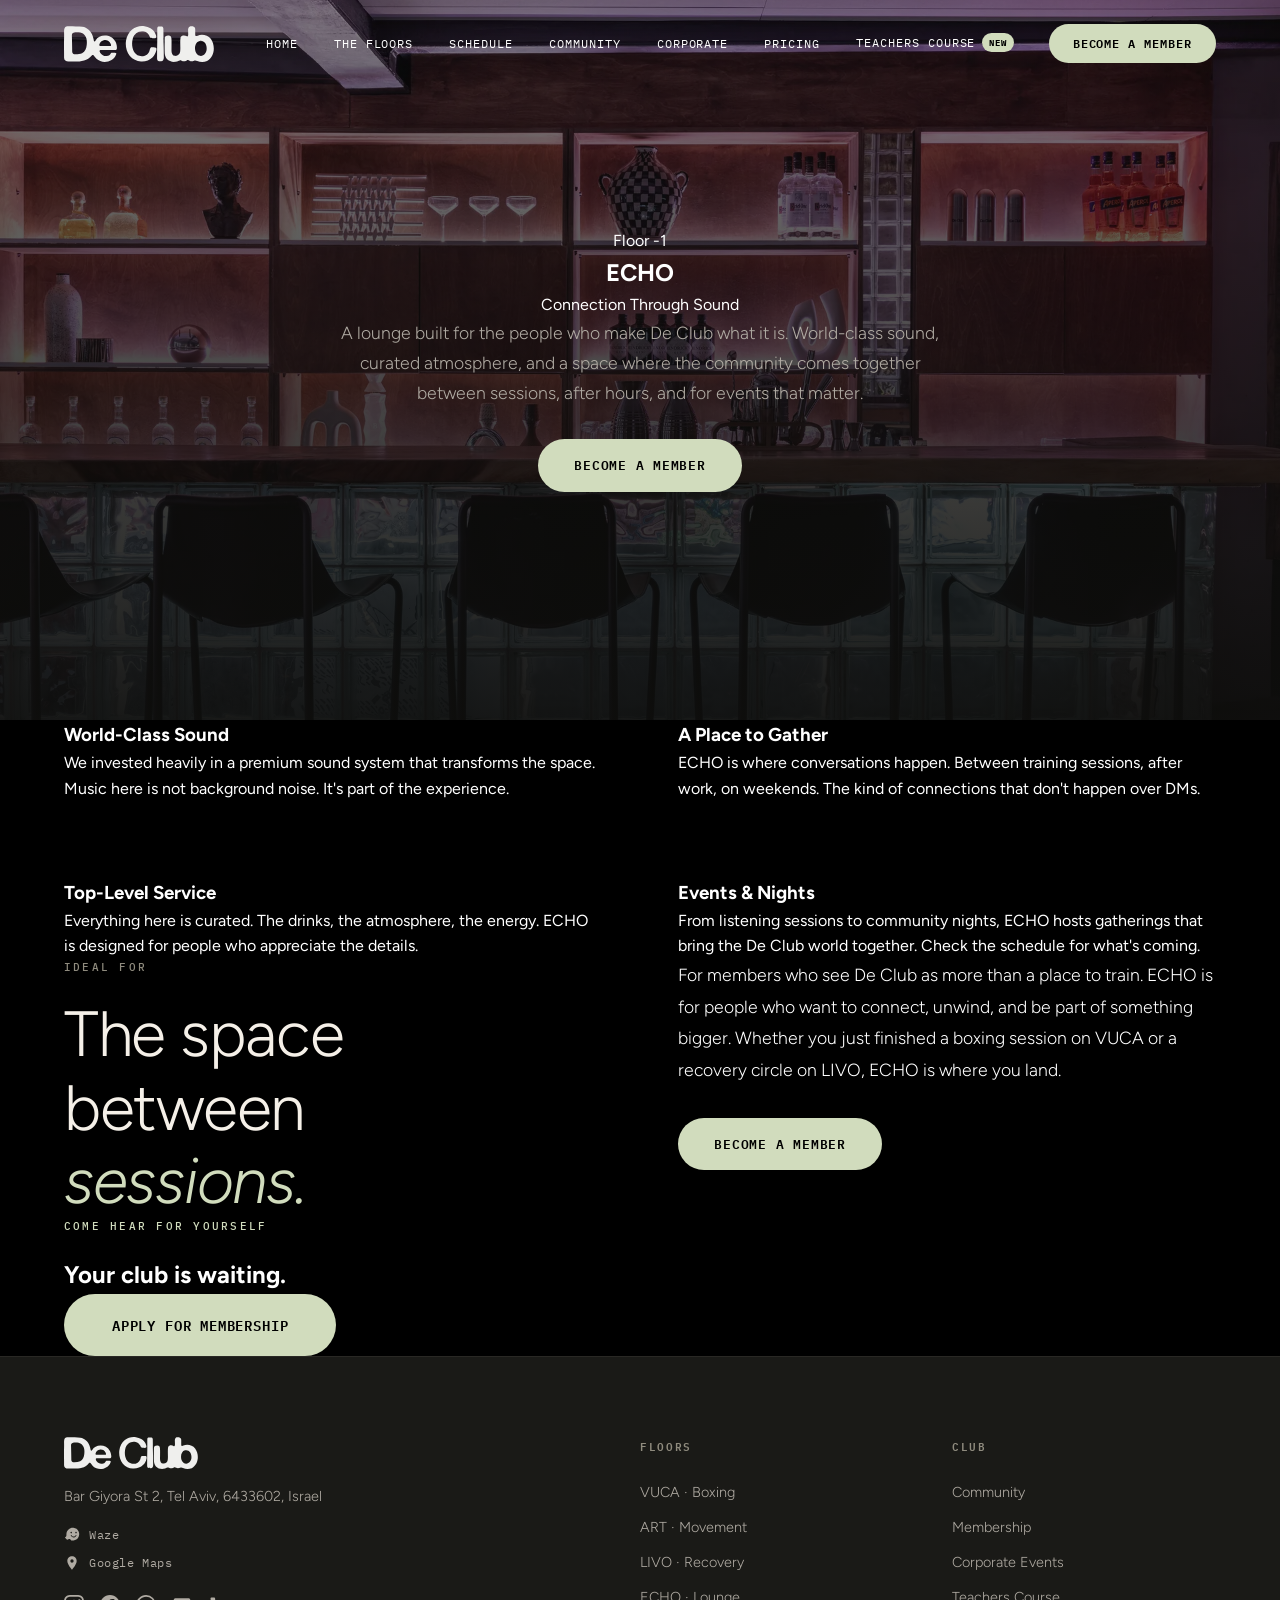
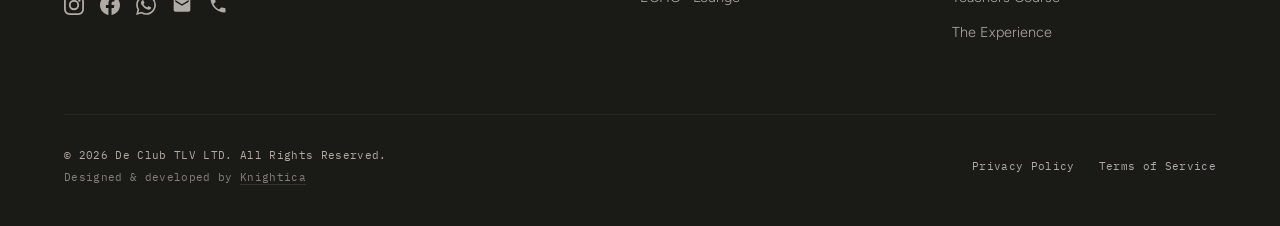
<file: echo.html>
<!DOCTYPE html>
<html lang="en">
<head>
    <meta charset="UTF-8">
    <meta name="viewport" content="width=device-width, initial-scale=1.0">
    <title>ECHO Floor · Lounge & Sound | De Club Tel Aviv</title>
    <meta name="description" content="ECHO is De Club's lounge floor. World-class sound, meaningful connections, and a space to gather. Where community comes alive.">
    <meta property="og:type" content="website">
    <meta property="og:url" content="https://declub.co.il/echo.html">
    <meta property="og:title" content="ECHO Floor · Lounge & Sound | De Club Tel Aviv">
    <meta property="og:description" content="ECHO is De Club's lounge floor. World-class sound, meaningful connections, and a space to gather. Where community comes alive.">
    <meta property="og:image" content="https://declub.co.il/assets/images/heroes/community-hero.webp">
    <meta name="twitter:card" content="summary_large_image">
    <link rel="preconnect" href="https://fonts.googleapis.com">
    <link rel="preconnect" href="https://fonts.gstatic.com" crossorigin>
    <link href="https://fonts.googleapis.com/css2?family=Figtree:wght@300;400;500;600;700;800;900&family=IBM+Plex+Mono:wght@300;400;500;600;700&display=swap" rel="stylesheet">
    <link rel="stylesheet" href="styles.css">
    <link rel="shortcut icon" href="assets/images/logos/favicon.png" type="image/png">
    <link rel="apple-touch-icon" href="assets/images/logos/webclip.png">
    <link rel="stylesheet" href="pages.css">
    <!-- Google Tag Manager -->
    <script>(function(w,d,s,l,i){w[l]=w[l]||[];w[l].push({'gtm.start':
    new Date().getTime(),event:'gtm.js'});var f=d.getElementsByTagName(s)[0],
    j=d.createElement(s),dl=l!='dataLayer'?'&l='+l:'';j.async=true;j.src=
    'https://www.googletagmanager.com/gtm.js?id='+i+dl;f.parentNode.insertBefore(j,f);
    })(window,document,'script','dataLayer','GTM-KC45WQ5M');</script>
    <!-- End Google Tag Manager -->
</head>
<body>
    <!-- Google Tag Manager (noscript) -->
    <noscript><iframe src="https://www.googletagmanager.com/ns.html?id=GTM-KC45WQ5M"
    height="0" width="0" style="display:none;visibility:hidden"></iframe></noscript>
    <!-- End Google Tag Manager (noscript) -->
    <!-- Navigation -->
    <nav class="nav" id="nav">
        <a href="index.html" class="nav-logo"><img src="assets/images/logos/logo-declub.svg" alt="De Club" class="nav-logo-img"></a>
        <div class="nav-links">
            <a href="index.html" class="nav-link">Home</a>
            <a href="index.html#floors" class="nav-link">The Floors</a>
            <a href="index.html#schedule" class="nav-link">Schedule</a>
            <a href="community.html" class="nav-link">Community</a>
            <a href="corporate.html" class="nav-link">Corporate</a><a href="join.html#pricing" class="nav-link">Pricing</a>
            <a href="https://yoga-course.declub.co.il/" class="nav-link">Teachers Course<span class="nav-badge">New</span></a>
            </div>
        <a href="join.html" class="nav-link nav-link--cta">Become a Member</a>
        <button class="nav-menu-btn" id="menuBtn" aria-label="Open menu"><span class="menu-line"></span><span class="menu-line"></span></button>
    </nav>
    <div class="menu-overlay" id="menuOverlay">
        <div class="menu-overlay-content">
            <a href="index.html" class="menu-link" data-index="01">Home</a>
            <a href="index.html#floors" class="menu-link" data-index="02">The Floors</a>
            <div class="menu-sub-links">
                <a href="vuca.html" class="menu-sub-link">VUCA · Boxing</a>
                <a href="art.html" class="menu-sub-link">ART · Movement</a>
                <a href="livo.html" class="menu-sub-link">LIVO · Recovery</a>
                <a href="echo.html" class="menu-sub-link">ECHO · Lounge</a>
            </div>
            <a href="index.html#schedule" class="menu-link" data-index="03">Schedule</a>
            <a href="community.html" class="menu-link" data-index="04">Community</a>
            <a href="corporate.html" class="menu-link" data-index="05">Corporate</a>
            <a href="https://yoga-course.declub.co.il/" class="menu-link" data-index="06">Teachers Course<span class="nav-badge nav-badge--menu">New</span></a>
            <a href="join.html#pricing" class="menu-link" data-index="07">Pricing</a>
            <a href="join.html" class="menu-link" data-index="08">Become a Member</a>
        </div>
        <div class="menu-overlay-footer">
            <div class="menu-socials"><a href="https://instagram.com/declub_tlv" target="_blank">Instagram</a><a href="https://wa.me/15512399833?text=Hi%20De%20Club!" target="_blank">WhatsApp</a></div>
            <p class="menu-address">2 Bar-Giyora St., Tel Aviv</p>
        </div>
    </div>

    <!-- Floor Hero -->
    <section class="floor-hero">
        <div class="floor-hero-bg">
            <img src="assets/images/heroes/echo-main.webp" alt="ECHO Floor">
        </div>
        <div class="floor-hero-overlay"></div>
        <div class="container">
            <div class="floor-hero-content">
                <span class="floor-hero-tag">Floor -1</span>
                <h1 class="floor-hero-name">ECHO</h1>
                <p class="floor-hero-tagline">Connection Through Sound</p>
                <p class="floor-hero-desc">A lounge built for the people who make De Club what it is. World-class sound, curated atmosphere, and a space where the community comes together between sessions, after hours, and for events that matter.</p>
                <a href="join.html" class="btn btn--primary">Become a Member</a>
            </div>
        </div>
    </section>

    <!-- Highlights -->
    <section class="floor-highlights">
        <div class="container">
            <div class="highlights-grid">
                <div class="highlight-card">
                    <h3 class="highlight-title">World-Class Sound</h3>
                    <p>We invested heavily in a premium sound system that transforms the space. Music here is not background noise. It's part of the experience.</p>
                </div>
                <div class="highlight-card">
                    <h3 class="highlight-title">A Place to Gather</h3>
                    <p>ECHO is where conversations happen. Between training sessions, after work, on weekends. The kind of connections that don't happen over DMs.</p>
                </div>
                <div class="highlight-card">
                    <h3 class="highlight-title">Top-Level Service</h3>
                    <p>Everything here is curated. The drinks, the atmosphere, the energy. ECHO is designed for people who appreciate the details.</p>
                </div>
                <div class="highlight-card">
                    <h3 class="highlight-title">Events & Nights</h3>
                    <p>From listening sessions to community nights, ECHO hosts gatherings that bring the De Club world together. Check the schedule for what's coming.</p>
                </div>
            </div>
        </div>
    </section>

    <!-- Ideal For -->
    <section class="floor-ideal">
        <div class="container">
            <div class="ideal-grid">
                <div class="ideal-left">
                    <span class="section-tag">Ideal For</span>
                    <h2 class="section-title">The space<br>between<br><em>sessions.</em></h2>
                </div>
                <div class="ideal-right">
                    <p class="ideal-text">For members who see De Club as more than a place to train. ECHO is for people who want to connect, unwind, and be part of something bigger. Whether you just finished a boxing session on VUCA or a recovery circle on LIVO, ECHO is where you land.</p>
                    <a href="join.html" class="btn btn--primary" style="margin-top: 32px;">Become a Member</a>
                </div>
            </div>
        </div>
    </section>

    <!-- CTA -->
    <section class="floor-bottom-cta">
        <div class="container">
            <div class="bottom-cta-content">
                <span class="section-tag section-tag--light">Come hear for yourself</span>
                <h2 class="bottom-cta-title">Your club is waiting.</h2>
                <a href="join.html" class="btn btn--primary btn--large">Apply for Membership</a>
            </div>
        </div>
    </section>

    <!-- Footer -->
    <footer class="footer">
        <div class="container">
            <div class="footer-grid">
                <div class="footer-brand"><img src="assets/images/logos/logo-declub.svg" alt="De Club" class="footer-logo-img"><p class="footer-address">Bar Giyora St 2, Tel Aviv, 6433602, Israel</p><div class="footer-maps"><a href="https://waze.com/ul/hsv8wrr62d" target="_blank" rel="noopener" aria-label="Drive with Waze"><svg viewBox="0 0 122.71 122.88" aria-hidden="true"><path fill="currentColor" d="M55.14,104.21c4.22,0,8.44,0.19,12.66-0.09c3.84-0.19,7.88-0.56,11.63-1.5c29.82-7.31,45.76-40.23,32.72-68.07C104.27,17.76,90.77,8.19,72.3,6.22c-14.16-1.5-26.82,2.72-37.51,12.28c-10.5,9.47-15.94,21.28-16.31,35.44c-0.09,3.28,0,6.66,0,9.94C18.38,71.02,14.35,76.55,7.5,78.7c-0.09,0-0.28,0.19-0.38,0.19c2.63,6.94,13.31,17.16,19.97,19.69C35.45,87.14,52.32,91.18,55.14,104.21L55.14,104.21z"/><path fill="#1a1a17" d="M74.92,79.74c-11.07-0.56-18.38-4.97-23.07-13.78c-1.13-2.16-0.09-4.31,2.06-4.78c1.31-0.28,2.53,0.66,3.47,2.16c1.22,1.88,2.44,3.75,4.03,5.25c8.81,8.34,23.25,5.72,28.79-5.06c0.66-1.31,1.5-2.34,3.09-2.34c2.34,0.09,3.66,2.44,2.63,4.59c-2.91,5.91-7.5,10.22-13.69,12.28C79.51,78.99,76.7,79.36,74.92,79.74L74.92,79.74z"/><path fill="#1a1a17" d="M55.32,48.98c-3.38,0-6.09-2.72-6.09-6.09s2.72-6.09,6.09-6.09s6.09,2.72,6.09,6.09C61.42,46.17,58.7,48.98,55.32,48.98L55.32,48.98z"/><path fill="#1a1a17" d="M98.27,42.79c0,3.38-2.72,6.09-6,6.19c-3.38,0-6.09-2.63-6.09-6.09c0-3.38,2.63-6.09,6-6.19C95.46,36.7,98.17,39.42,98.27,42.79L98.27,42.79z"/></svg>Waze</a><a href="https://maps.app.goo.gl/kBkYPATVhBMqex4w5?g_st=ic" target="_blank" rel="noopener" aria-label="Open in Google Maps"><svg viewBox="0 0 24 24" aria-hidden="true"><path d="M12 2C8.13 2 5 5.13 5 9c0 5.25 7 13 7 13s7-7.75 7-13c0-3.87-3.13-7-7-7zm0 9.5A2.5 2.5 0 1112 6.5a2.5 2.5 0 010 5z"/></svg>Google Maps</a></div><div class="footer-socials"><a href="https://instagram.com/declub_tlv" target="_blank" rel="noopener" aria-label="Instagram"><svg viewBox="0 0 24 24" aria-hidden="true"><path d="M12 2.16c3.2 0 3.58.01 4.85.07 1.17.05 1.8.25 2.23.41.56.22.96.48 1.38.9.42.42.68.82.9 1.38.16.43.36 1.06.41 2.23.06 1.27.07 1.65.07 4.85s-.01 3.58-.07 4.85c-.05 1.17-.25 1.8-.41 2.23-.22.56-.48.96-.9 1.38-.42.42-.82.68-1.38.9-.43.16-1.06.36-2.23.41-1.27.06-1.65.07-4.85.07s-3.58-.01-4.85-.07c-1.17-.05-1.8-.25-2.23-.41-.56-.22-.96-.48-1.38-.9-.42-.42-.68-.82-.9-1.38-.16-.43-.36-1.06-.41-2.23-.06-1.27-.07-1.65-.07-4.85s.01-3.58.07-4.85c.05-1.17.25-1.8.41-2.23.22-.56.48-.96.9-1.38.42-.42.82-.68 1.38-.9.43-.16 1.06-.36 2.23-.41 1.27-.06 1.65-.07 4.85-.07M12 0C8.74 0 8.33.01 7.05.07 5.78.13 4.9.33 4.14.63c-.79.31-1.46.72-2.13 1.38C1.35 2.68.94 3.35.63 4.14.33 4.9.13 5.78.07 7.05.01 8.33 0 8.74 0 12s.01 3.67.07 4.95c.06 1.27.26 2.15.56 2.91.31.79.72 1.46 1.38 2.13.67.66 1.34 1.07 2.13 1.38.76.3 1.64.5 2.91.56 1.28.06 1.69.07 4.95.07s3.67-.01 4.95-.07c1.27-.06 2.15-.26 2.91-.56.79-.31 1.46-.72 2.13-1.38.66-.67 1.07-1.34 1.38-2.13.3-.76.5-1.64.56-2.91.06-1.28.07-1.69.07-4.95s-.01-3.67-.07-4.95c-.06-1.27-.26-2.15-.56-2.91-.31-.79-.72-1.46-1.38-2.13-.67-.66-1.34-1.07-2.13-1.38-.76-.3-1.64-.5-2.91-.56C15.67.01 15.26 0 12 0zm0 5.84A6.16 6.16 0 1018.16 12 6.16 6.16 0 0012 5.84zM12 16a4 4 0 114-4 4 4 0 01-4 4zm6.41-10.85a1.44 1.44 0 101.44 1.44 1.44 1.44 0 00-1.44-1.44z"/></svg></a><a href="https://www.facebook.com/p/De-Club-61579396713964/" target="_blank" rel="noopener" aria-label="Facebook"><svg viewBox="0 0 24 24" aria-hidden="true"><path d="M24 12.07C24 5.4 18.63 0 12 0S0 5.4 0 12.07C0 18.1 4.39 23.1 10.13 24v-8.44H7.08v-3.49h3.05V9.41c0-3.02 1.79-4.69 4.53-4.69 1.31 0 2.68.24 2.68.24v2.97h-1.51c-1.49 0-1.96.93-1.96 1.89v2.25h3.33l-.53 3.49h-2.8V24C19.61 23.1 24 18.1 24 12.07z"/></svg></a><a href="https://wa.me/15512399833?text=Hi%20De%20Club!" target="_blank" rel="noopener" aria-label="WhatsApp"><svg viewBox="0 0 24 24" aria-hidden="true"><path d="M17.472 14.382c-.297-.149-1.758-.867-2.03-.967-.273-.099-.471-.148-.67.15-.197.297-.767.966-.94 1.164-.173.199-.347.223-.644.075-.297-.15-1.255-.463-2.39-1.475-.883-.788-1.48-1.761-1.653-2.059-.173-.297-.018-.458.13-.606.134-.133.298-.347.446-.52.149-.174.198-.298.298-.497.099-.198.05-.371-.025-.52-.075-.149-.669-1.612-.916-2.207-.242-.579-.487-.5-.669-.51-.173-.008-.371-.01-.57-.01-.198 0-.52.074-.792.372-.272.297-1.04 1.016-1.04 2.479 0 1.462 1.065 2.875 1.213 3.074.149.198 2.096 3.2 5.077 4.487.709.306 1.262.489 1.694.625.712.227 1.36.195 1.871.118.571-.085 1.758-.719 2.006-1.413.248-.694.248-1.289.173-1.413-.074-.124-.272-.198-.57-.347m-5.421 7.403h-.004a9.87 9.87 0 01-5.031-1.378l-.361-.214-3.741.982.998-3.648-.235-.374a9.86 9.86 0 01-1.51-5.26c.001-5.45 4.436-9.884 9.888-9.884 2.64 0 5.122 1.03 6.988 2.898a9.825 9.825 0 012.893 6.994c-.003 5.45-4.437 9.884-9.885 9.884m8.413-18.297A11.815 11.815 0 0012.05 0C5.495 0 .16 5.335.157 11.892c0 2.096.547 4.142 1.588 5.945L.057 24l6.305-1.654a11.882 11.882 0 005.683 1.448h.005c6.554 0 11.89-5.335 11.893-11.893a11.821 11.821 0 00-3.48-8.413z"/></svg></a><a href="mailto:info@declub.co.il" aria-label="Email"><svg viewBox="0 0 24 24" aria-hidden="true"><path d="M20 4H4a2 2 0 00-2 2v12a2 2 0 002 2h16a2 2 0 002-2V6a2 2 0 00-2-2zm0 4l-8 5-8-5V6l8 5 8-5v2z"/></svg></a><a href="tel:+972542077057" aria-label="Call us"><svg viewBox="0 0 24 24" aria-hidden="true"><path d="M6.62 10.79c1.44 2.83 3.76 5.14 6.59 6.59l2.2-2.2c.27-.27.67-.36 1.02-.24 1.12.37 2.33.57 3.57.57.55 0 1 .45 1 1V20c0 .55-.45 1-1 1-9.39 0-17-7.61-17-17 0-.55.45-1 1-1h3.5c.55 0 1 .45 1 1 0 1.25.2 2.45.57 3.57.11.35.03.74-.25 1.02l-2.2 2.2z"/></svg></a></div></div>
                <div class="footer-nav"><span class="footer-heading">Floors</span><a href="vuca.html">VUCA · Boxing</a><a href="art.html">ART · Movement</a><a href="livo.html">LIVO · Recovery</a><a href="echo.html">ECHO · Lounge</a></div>
                <div class="footer-nav"><span class="footer-heading">Club</span><a href="community.html">Community</a><a href="join.html">Membership</a><a href="corporate.html">Corporate Events</a><a href="https://yoga-course.declub.co.il/">Teachers Course</a><a href="index.html#experience">The Experience</a></div>
                
            </div>
            <div class="footer-bottom"><div class="footer-copy"><p>&copy; 2026 De Club TLV LTD. All Rights Reserved.</p><p class="footer-credit">Designed &amp; developed by <a href="https://knightica.com/?utm_source=declub&utm_medium=referral&utm_campaign=credit&utm_content=website" target="_blank" rel="noopener">Knightica</a></p></div><div class="footer-legal"><a href="privacy.html">Privacy Policy</a><a href="terms.html">Terms of Service</a></div></div>
        </div>
    </footer>
    <script src="pages.js"></script>

    <!-- Contact Modal -->
    <div class="modal-backdrop" id="contactModal">
        <div class="modal">
            <button class="modal-close" id="modalClose" aria-label="Close"></button>
            <div id="modalFormWrap">
                <h2 class="modal-title">Let's Talk</h2>
                <p class="modal-sub">Leave your details and we'll reach out to schedule your visit.</p>
                <form class="modal-form" id="contactForm">
                    <input type="text" class="modal-input" name="name" placeholder="Your Name" required>
                    <input type="tel" class="modal-input" name="phone" placeholder="Phone Number" required>
                    <input type="email" class="modal-input" name="email" placeholder="Email Address" required>
                    <label class="modal-consent"><input type="checkbox" name="consent" value="yes"> I agree that De Club TLV LTD may contact me by email and phone using the details I provided. You can opt out at any time.</label><button type="submit" class="modal-submit">Get in Touch</button>
                </form>
                <div class="modal-divider">or</div>
                <a href="https://wa.me/15512399833?text=Hi%20De%20Club!" target="_blank" class="modal-whatsapp">
                    <svg viewBox="0 0 24 24"><path d="M17.472 14.382c-.297-.149-1.758-.867-2.03-.967-.273-.099-.471-.148-.67.15-.197.297-.767.966-.94 1.164-.173.199-.347.223-.644.075-.297-.15-1.255-.463-2.39-1.475-.883-.788-1.48-1.761-1.653-2.059-.173-.297-.018-.458.13-.606.134-.133.298-.347.446-.52.149-.174.198-.298.298-.497.099-.198.05-.371-.025-.52-.075-.149-.669-1.612-.916-2.207-.242-.579-.487-.5-.669-.51-.173-.008-.371-.01-.57-.01-.198 0-.52.074-.792.372-.272.297-1.04 1.016-1.04 2.479 0 1.462 1.065 2.875 1.213 3.074.149.198 2.096 3.2 5.077 4.487.709.306 1.262.489 1.694.625.712.227 1.36.195 1.871.118.571-.085 1.758-.719 2.006-1.413.248-.694.248-1.289.173-1.413-.074-.124-.272-.198-.57-.347m-5.421 7.403h-.004a9.87 9.87 0 01-5.031-1.378l-.361-.214-3.741.982.998-3.648-.235-.374a9.86 9.86 0 01-1.51-5.26c.001-5.45 4.436-9.884 9.888-9.884 2.64 0 5.122 1.03 6.988 2.898a9.825 9.825 0 012.893 6.994c-.003 5.45-4.437 9.884-9.885 9.884m8.413-18.297A11.815 11.815 0 0012.05 0C5.495 0 .16 5.335.157 11.892c0 2.096.547 4.142 1.588 5.945L.057 24l6.305-1.654a11.882 11.882 0 005.683 1.448h.005c6.554 0 11.89-5.335 11.893-11.893a11.821 11.821 0 00-3.48-8.413z"/></svg>
                    Talk with us now
                </a>
            </div>
            <div class="modal-success" id="modalSuccess">
                <div class="modal-success-icon"><svg viewBox="0 0 24 24"><polyline points="20 6 9 17 4 12"/></svg></div>
                <h3>We Got You</h3>
                <p>We'll be in touch soon to set up your visit.</p>
            </div>
        </div>
    </div>

        <script src="contact-modal.js"></script>
</body>
</html>
</file>
<file: styles.css>
/* ============================================
   DE CLUB — Styles
   ============================================ */

/* Reset & Base */
*, *::before, *::after {
    margin: 0;
    padding: 0;
    box-sizing: border-box;
}

:root {
    --color-bg: #000000;
    --color-surface: #1a1a17;
    --color-warm: #8F8B7E;
    --color-sage: #D1DCBD;
    --color-green: #B0C290;
    --color-cream: #f5f0e8;
    --color-white: #ffffff;
    --color-text: #ffffff;
    --color-text-muted: #b0aba3;
    --font-body: 'Figtree', sans-serif;
    --font-mono: 'IBM Plex Mono', monospace;
    --ease-out: cubic-bezier(0.22, 1, 0.36, 1);
    --ease-in-out: cubic-bezier(0.65, 0, 0.35, 1);
}

html {
    scroll-behavior: smooth;
    font-size: 16px;
    -webkit-font-smoothing: antialiased;
    -moz-osx-font-smoothing: grayscale;
}

body {
    font-family: var(--font-body);
    background: var(--color-bg);
    color: var(--color-text);
    overflow-x: hidden;
    line-height: 1.6;
}

a {
    color: inherit;
    text-decoration: none;
}

img, video {
    display: block;
    max-width: 100%;
}

.container {
    max-width: 1280px;
    margin: 0 auto;
    padding: 0 clamp(20px, 5vw, 80px);
}

em {
    font-style: italic;
    color: var(--color-sage);
}

/* ============================================
   Preloader
   ============================================ */
#preloader {
    position: fixed;
    inset: 0;
    z-index: 10000;
    background: var(--color-bg);
    display: flex;
    align-items: center;
    justify-content: center;
    transition: opacity 0.6s var(--ease-out), visibility 0.6s;
}

#preloader.hidden {
    opacity: 0;
    visibility: hidden;
    pointer-events: none;
}

.preloader-inner {
    text-align: center;
}

.preloader-logo {
    width: 180px;
    height: auto;
    display: block;
    margin: 0 auto 24px;
    filter: brightness(0) invert(0.78) sepia(0.15) saturate(0.5) hue-rotate(10deg);
}

.preloader-bar {
    width: 200px;
    height: 2px;
    background: rgba(177, 166, 150, 0.2);
    border-radius: 2px;
    overflow: hidden;
}

.preloader-fill {
    height: 100%;
    width: 0%;
    background: var(--color-warm);
    border-radius: 2px;
    transition: width 0.3s ease;
}

/* ============================================
   Navigation
   ============================================ */
.nav {
    position: fixed;
    top: 0;
    left: 0;
    right: 0;
    z-index: 1000;
    display: flex;
    align-items: center;
    justify-content: space-between;
    padding: 24px clamp(20px, 5vw, 80px);
    transition: background 0.4s, backdrop-filter 0.4s, padding 0.4s;
}

.nav.scrolled {
    background: rgba(14, 14, 12, 0.85);
    backdrop-filter: blur(20px);
    -webkit-backdrop-filter: blur(20px);
    padding-top: 16px;
    padding-bottom: 16px;
}

.nav-logo {
    display: flex;
    align-items: center;
}

.nav-logo-img {
    height: 36px;
    width: auto;
    filter: brightness(0) invert(0.92) sepia(0.08) saturate(0.3) hue-rotate(10deg);
    transition: opacity 0.3s;
}

.nav-logo:hover .nav-logo-img {
    opacity: 0.8;
}

.nav-links {
    display: flex;
    align-items: center;
    justify-content: center;
    gap: 36px;
    /* Centered in the header: span the full nav width and center the items,
       stay click-through so the full-width overlay never blocks the logo. */
    position: absolute;
    left: 0;
    right: 0;
    pointer-events: none;
}
.nav-links > * {
    pointer-events: auto;
}

.nav-link {
    font-family: var(--font-mono);
    font-size: 0.75rem;
    font-weight: 400;
    letter-spacing: 0.08em;
    text-transform: uppercase;
    color: #ffffff;
    transition: color 0.3s;
    position: relative;
}

.nav-link::after {
    content: '';
    position: absolute;
    bottom: -4px;
    left: 0;
    width: 0;
    height: 1px;
    background: var(--color-sage);
    transition: width 0.3s var(--ease-out);
}

.nav-link:hover {
    color: var(--color-cream);
}

.nav-link:hover::after {
    width: 100%;
}

/* "New" badge on nav / menu links */
.nav-badge {
    display: inline-block;
    margin-left: 7px;
    padding: 3px 7px 2px;
    background: var(--color-sage);
    color: #000000;
    font-family: var(--font-mono);
    font-size: 0.55rem;
    font-weight: 700;
    letter-spacing: 0.1em;
    text-transform: uppercase;
    border-radius: 100px;
    vertical-align: middle;
    transform: translateY(-2px);
}

.nav-badge--menu {
    font-size: 0.85rem;
    padding: 5px 12px 4px;
    margin-left: 14px;
    transform: translateY(-6px);
}

.nav-link--cta {
    color: var(--color-bg);
    background: var(--color-sage);
    padding: 10px 24px;
    border-radius: 100px;
    font-weight: 600;
    transition: background 0.3s, transform 0.3s;
}

.nav-link--cta::after {
    display: none;
}

.nav-link--cta:hover {
    color: var(--color-bg);
    background: var(--color-green);
    transform: scale(1.03);
}

.nav-menu-btn {
    display: none;
    background: none;
    border: none;
    cursor: pointer;
    width: 32px;
    height: 24px;
    position: relative;
    z-index: 1001;
}

.menu-line {
    display: block;
    width: 100%;
    height: 2px;
    background: var(--color-cream);
    position: absolute;
    left: 0;
    transition: transform 0.4s var(--ease-out), opacity 0.3s;
}

.menu-line:first-child { top: 6px; }
.menu-line:last-child { bottom: 6px; }

.nav-menu-btn.active .menu-line:first-child {
    transform: translateY(5px) rotate(45deg);
}

.nav-menu-btn.active .menu-line:last-child {
    transform: translateY(-5px) rotate(-45deg);
}

/* Mobile Menu Overlay */
.menu-overlay {
    position: fixed;
    inset: 0;
    z-index: 999;
    background: var(--color-bg);
    display: flex;
    flex-direction: column;
    justify-content: center;
    align-items: center;
    opacity: 0;
    visibility: hidden;
    transition: opacity 0.5s var(--ease-out), visibility 0.5s;
}

.menu-overlay.active {
    opacity: 1;
    visibility: visible;
}

.menu-link {
    font-family: var(--font-body);
    font-size: clamp(2rem, 6vw, 4rem);
    font-weight: 300;
    color: var(--color-cream);
    display: block;
    padding: 12px 0;
    opacity: 0;
    transform: translateY(30px);
    transition: opacity 0.5s var(--ease-out), transform 0.5s var(--ease-out), color 0.3s;
}

.menu-overlay.active .menu-link {
    opacity: 1;
    transform: translateY(0);
}

.menu-link:nth-child(1) { transition-delay: 0.1s; }
.menu-link:nth-child(2) { transition-delay: 0.15s; }
.menu-link:nth-child(3) { transition-delay: 0.2s; }
.menu-link:nth-child(4) { transition-delay: 0.25s; }

.menu-link::before {
    content: attr(data-index);
    font-family: var(--font-mono);
    font-size: 0.75rem;
    color: var(--color-text-muted);
    margin-right: 16px;
    vertical-align: super;
}

.menu-link:hover {
    color: var(--color-sage);
}

.menu-sub-links {
    display: flex;
    flex-direction: column;
    gap: 4px;
    padding: 0 0 8px 28px;
    opacity: 0;
    transform: translateY(20px);
    transition: opacity 0.5s var(--ease-out), transform 0.5s var(--ease-out);
    transition-delay: 0.18s;
}
.menu-overlay.active .menu-sub-links {
    opacity: 1;
    transform: translateY(0);
}
.menu-sub-link {
    font-family: var(--font-mono);
    font-size: 0.95rem;
    color: var(--color-text-muted);
    text-decoration: none;
    padding: 6px 0;
    transition: color 0.3s;
    letter-spacing: 0.03em;
}
.menu-sub-link:hover {
    color: var(--color-sage);
}

.menu-overlay-footer {
    position: absolute;
    bottom: 40px;
    text-align: center;
}

.menu-socials {
    display: flex;
    gap: 24px;
    margin-bottom: 16px;
}

.menu-socials a {
    font-family: var(--font-mono);
    font-size: 0.75rem;
    color: var(--color-text-muted);
    text-transform: uppercase;
    letter-spacing: 0.05em;
    transition: color 0.3s;
}

.menu-socials a:hover {
    color: var(--color-sage);
}

.menu-address {
    font-family: var(--font-mono);
    font-size: 0.7rem;
    color: var(--color-text-muted);
    letter-spacing: 0.05em;
}

/* ============================================
   Buttons
   ============================================ */
.btn {
    display: inline-flex;
    align-items: center;
    gap: 8px;
    font-family: var(--font-mono);
    font-size: 0.8rem;
    font-weight: 600;
    letter-spacing: 0.06em;
    text-transform: uppercase;
    padding: 16px 36px;
    border-radius: 100px;
    border: none;
    cursor: pointer;
    transition: all 0.4s var(--ease-out);
    position: relative;
    overflow: hidden;
}

.btn--primary {
    background: var(--color-sage);
    color: var(--color-bg);
}

.btn--primary:hover {
    background: var(--color-green);
    transform: scale(1.03);
    box-shadow: 0 8px 30px rgba(176, 194, 144, 0.3);
}

.btn--ghost {
    background: transparent;
    color: var(--color-cream);
    border: 1px solid rgba(245, 240, 232, 0.25);
}

.btn--ghost:hover {
    border-color: var(--color-cream);
    background: rgba(245, 240, 232, 0.05);
}

.btn--light {
    background: rgba(255, 255, 255, 0.12);
    color: var(--color-white);
    backdrop-filter: blur(10px);
    border: 1px solid rgba(255, 255, 255, 0.15);
}

.btn--light:hover {
    background: rgba(255, 255, 255, 0.2);
    border-color: rgba(255, 255, 255, 0.3);
}

.btn--large {
    padding: 20px 48px;
    font-size: 0.85rem;
}

/* ============================================
   Contact Modal
   ============================================ */
.modal-backdrop {
    position: fixed;
    inset: 0;
    background: rgba(0, 0, 0, 0.7);
    backdrop-filter: blur(6px);
    z-index: 9999;
    opacity: 0;
    pointer-events: none;
    transition: opacity 0.35s ease;
    display: flex;
    align-items: center;
    justify-content: center;
    padding: 20px;
}

.modal-backdrop.active {
    opacity: 1;
    pointer-events: all;
}

.modal {
    background: #1a1a18;
    border: 1px solid rgba(255, 255, 255, 0.08);
    border-radius: 24px;
    width: 100%;
    max-width: 440px;
    padding: 48px 36px 36px;
    position: relative;
    transform: translateY(20px) scale(0.97);
    transition: transform 0.35s ease;
}

.modal-backdrop.active .modal {
    transform: translateY(0) scale(1);
}

.modal-close {
    position: absolute;
    top: 18px;
    right: 18px;
    width: 36px;
    height: 36px;
    background: rgba(255, 255, 255, 0.06);
    border: 1px solid rgba(255, 255, 255, 0.1);
    border-radius: 50%;
    display: flex;
    align-items: center;
    justify-content: center;
    cursor: pointer;
    transition: background 0.2s ease;
}

.modal-close:hover {
    background: rgba(255, 255, 255, 0.12);
}

.modal-close::before,
.modal-close::after {
    content: '';
    position: absolute;
    width: 14px;
    height: 1.5px;
    background: var(--color-cream);
}

.modal-close::before { transform: rotate(45deg); }
.modal-close::after { transform: rotate(-45deg); }

.modal-title {
    font-family: var(--font-heading);
    font-size: 1.6rem;
    font-weight: 500;
    color: var(--color-cream);
    margin-bottom: 6px;
    text-transform: uppercase;
    letter-spacing: 0.02em;
}

.modal-sub {
    font-family: var(--font-body);
    font-size: 0.82rem;
    color: var(--color-muted);
    margin-bottom: 28px;
    line-height: 1.5;
}

.modal-form {
    display: flex;
    flex-direction: column;
    gap: 14px;
}

.modal-input {
    width: 100%;
    padding: 14px 18px;
    background: rgba(255, 255, 255, 0.04);
    border: 1px solid rgba(255, 255, 255, 0.1);
    border-radius: 12px;
    color: var(--color-cream);
    font-family: var(--font-body);
    font-size: 0.85rem;
    transition: border-color 0.2s ease, background 0.2s ease;
    outline: none;
}

.modal-input::placeholder {
    color: var(--color-muted);
    opacity: 0.6;
}

.modal-input:focus {
    border-color: var(--color-sage);
    background: rgba(255, 255, 255, 0.06);
}

.modal-submit {
    width: 100%;
    padding: 16px;
    background: var(--color-sage);
    color: var(--color-bg);
    border: none;
    border-radius: 12px;
    font-family: var(--font-body);
    font-size: 0.85rem;
    font-weight: 600;
    letter-spacing: 0.08em;
    text-transform: uppercase;
    cursor: pointer;
    transition: background 0.2s ease, transform 0.15s ease;
    margin-top: 4px;
}

.modal-submit:hover {
    background: var(--color-green);
    transform: scale(1.02);
}

.modal-divider {
    text-align: center;
    color: var(--color-muted);
    font-size: 0.75rem;
    font-family: var(--font-body);
    letter-spacing: 0.06em;
    text-transform: uppercase;
    margin: 16px 0 12px;
    position: relative;
}

.modal-divider::before,
.modal-divider::after {
    content: '';
    position: absolute;
    top: 50%;
    width: calc(50% - 20px);
    height: 1px;
    background: rgba(255, 255, 255, 0.08);
}

.modal-divider::before { left: 0; }
.modal-divider::after { right: 0; }

.modal-whatsapp {
    display: flex;
    align-items: center;
    justify-content: center;
    gap: 10px;
    padding: 14px;
    background: rgba(37, 211, 102, 0.1);
    border: 1px solid rgba(37, 211, 102, 0.25);
    border-radius: 12px;
    color: #25d366;
    font-family: var(--font-body);
    font-size: 0.85rem;
    font-weight: 500;
    text-decoration: none;
    transition: background 0.2s ease, border-color 0.2s ease;
}

.modal-whatsapp:hover {
    background: rgba(37, 211, 102, 0.18);
    border-color: rgba(37, 211, 102, 0.4);
}

.modal-whatsapp svg {
    width: 20px;
    height: 20px;
    fill: #25d366;
    flex-shrink: 0;
}

.modal-success {
    display: none;
    text-align: center;
    padding: 20px 0;
}

.modal-success.show {
    display: block;
}

.modal-success-icon {
    width: 56px;
    height: 56px;
    border-radius: 50%;
    background: rgba(37, 211, 102, 0.12);
    border: 1px solid rgba(37, 211, 102, 0.3);
    display: flex;
    align-items: center;
    justify-content: center;
    margin: 0 auto 16px;
}

.modal-success-icon svg {
    width: 28px;
    height: 28px;
    stroke: #25d366;
    fill: none;
    stroke-width: 2.5;
    stroke-linecap: round;
    stroke-linejoin: round;
}

.modal-success h3 {
    font-family: var(--font-heading);
    font-size: 1.3rem;
    color: var(--color-cream);
    margin-bottom: 8px;
}

.modal-success p {
    font-family: var(--font-body);
    font-size: 0.85rem;
    color: var(--color-muted);
    line-height: 1.5;
}

@media (max-width: 479px) {
    .modal {
        padding: 40px 24px 28px;
        border-radius: 18px;
    }
    .modal-title {
        font-size: 1.3rem;
    }
}

/* ============================================
   Hero
   ============================================ */
.hero {
    position: relative;
    height: 100vh;
    min-height: 700px;
    display: flex;
    align-items: center;
    justify-content: center;
    overflow: hidden;
}

.hero-video-wrap {
    position: absolute;
    inset: 0;
    z-index: 0;
}

.hero-video {
    width: 100%;
    height: 100%;
    object-fit: cover;
}

.hero-video-overlay {
    position: absolute;
    inset: 0;
    background: linear-gradient(
        to bottom,
        rgba(14, 14, 12, 0.4) 0%,
        rgba(14, 14, 12, 0.6) 50%,
        rgba(14, 14, 12, 0.9) 100%
    );
}

.hero-content {
    position: relative;
    z-index: 2;
    text-align: center;
    max-width: 800px;
    padding: 0 24px;
}

.hero-tag {
    font-family: var(--font-mono);
    font-size: 0.75rem;
    font-weight: 500;
    letter-spacing: 0.3em;
    text-transform: uppercase;
    color: var(--color-sage);
    margin-bottom: 24px;
    opacity: 0;
    transform: translateY(20px);
}

.hero-title {
    font-size: clamp(3rem, 8vw, 6.5rem);
    font-weight: 300;
    line-height: 1.05;
    letter-spacing: -0.02em;
    color: var(--color-cream);
    margin-bottom: 24px;
}

.hero-title-line {
    display: block;
    opacity: 0;
    transform: translateY(40px);
}

.hero-title em {
    font-weight: 300;
}

.hero-sub {
    font-size: clamp(1rem, 2vw, 1.2rem);
    font-weight: 300;
    line-height: 1.7;
    color: var(--color-text-muted);
    max-width: 600px;
    margin: 0 auto 40px;
    opacity: 0;
    transform: translateY(20px);
}

.hero-ctas {
    display: flex;
    gap: 16px;
    justify-content: center;
    flex-wrap: wrap;
    opacity: 0;
    transform: translateY(20px);
}

.hero-scroll-indicator {
    position: absolute;
    bottom: 40px;
    left: 50%;
    transform: translateX(-50%);
    z-index: 2;
    display: flex;
    flex-direction: column;
    align-items: center;
    gap: 8px;
    opacity: 0;
}

.hero-scroll-indicator span {
    font-family: var(--font-mono);
    font-size: 0.65rem;
    letter-spacing: 0.15em;
    text-transform: uppercase;
    color: var(--color-text-muted);
}

.scroll-line {
    width: 1px;
    height: 40px;
    background: linear-gradient(to bottom, var(--color-text-muted), transparent);
    animation: scrollPulse 2s ease-in-out infinite;
}

@keyframes scrollPulse {
    0%, 100% { opacity: 0.3; transform: scaleY(0.6); }
    50% { opacity: 1; transform: scaleY(1); }
}

/* ============================================
   Stats Bar
   ============================================ */
.stats-bar {
    background: var(--color-surface);
    border-top: 1px solid rgba(177, 166, 150, 0.1);
    border-bottom: 1px solid rgba(177, 166, 150, 0.1);
    padding: 48px 0;
}

.stats-grid {
    display: grid;
    grid-template-columns: repeat(4, 1fr);
    gap: 32px;
    text-align: center;
}

.stat-number {
    font-family: var(--font-body);
    font-size: clamp(2.5rem, 4vw, 3.5rem);
    font-weight: 700;
    color: var(--color-sage);
    display: block;
    line-height: 1;
    margin-bottom: 8px;
}

.stat-label {
    font-family: var(--font-mono);
    font-size: 0.7rem;
    letter-spacing: 0.1em;
    text-transform: uppercase;
    color: var(--color-text-muted);
}

/* ============================================
   Section Shared
   ============================================ */
.section-tag {
    font-family: var(--font-mono);
    font-size: 0.7rem;
    font-weight: 500;
    letter-spacing: 0.2em;
    text-transform: uppercase;
    color: var(--color-warm);
    display: block;
    margin-bottom: 20px;
}

.section-tag--light {
    color: var(--color-sage);
}

.section-title {
    font-size: clamp(2.2rem, 5vw, 4rem);
    font-weight: 300;
    line-height: 1.15;
    letter-spacing: -0.02em;
    color: var(--color-cream);
}

/* ============================================
   About
   ============================================ */
.about {
    padding: clamp(50px, 7vw, 90px) 0;
}

.about-grid {
    display: grid;
    grid-template-columns: 1fr 1fr;
    gap: clamp(40px, 6vw, 120px);
    align-items: start;
}

.about-text {
    font-size: 1.1rem;
    font-weight: 300;
    line-height: 1.8;
    color: var(--color-text);
    margin-bottom: 24px;
}

.about-highlight {
    font-size: 1.3rem;
    font-weight: 500;
    color: var(--color-sage);
    margin-top: 16px;
    padding-left: 20px;
    border-left: 2px solid var(--color-sage);
}

/* ============================================
   Floors
   ============================================ */
.floors {
    padding-bottom: 0;
}

.floors-header {
    text-align: center;
    max-width: 600px;
    margin: 0 auto;
    padding: clamp(40px, 5vw, 70px) 0 clamp(24px, 3vw, 40px);
}

.floors-intro {
    font-size: 1.1rem;
    font-weight: 300;
    line-height: 1.7;
    color: var(--color-text-muted);
    margin-top: 20px;
}

/* Isometric Building */
.floors-building {
    position: relative;
    padding: 40px 0 80px;
    overflow: hidden;
}

.floors-building-inner {
    position: relative;
    max-width: 900px;
    margin: 0 auto;
    /* Three floors: bottom sits at 460px and the SVG renders ~339px tall at
       460px wide, plus the 20px the scroll timeline shifts it. */
    height: 840px;
}

.floor-svg {
    position: absolute;
    left: 50%;
    transform: translateX(-50%);
    z-index: 2;
    transition: transform 0.6s var(--ease-out);
}

.floor-svg img {
    width: 460px;
    height: auto;
    display: block;
}

.floor-svg--top {
    top: 0;
}

.floor-svg--middle {
    top: 230px;
}

.floor-svg--bottom {
    top: 460px;
}

/* Floor Labels */
.floor-label {
    position: absolute;
    display: flex;
    align-items: flex-start;
    gap: 12px;
    z-index: 3;
    opacity: 0;
    transition: opacity 0.5s var(--ease-out);
    /* The inner is capped at 900px and the 460px-wide building sits centred in
       it, so a label has ~180px of clear space on either side. Without a cap,
       a longer tagline (ART's "Precision Through Motion") ran on over the
       artwork, where muted grey on cream is unreadable. Wrap instead. */
    max-width: 180px;
}

.floor-label.visible {
    opacity: 1;
}

.floor-label-icon {
    width: 22px;
    height: 22px;
    margin-top: 2px;
}

.floor-label .floor-label-icon-text {
    font-size: 22px;
    color: var(--color-cream);
    line-height: 1;
    margin-top: 2px;
    filter: brightness(0) invert(0.85) sepia(0.1) saturate(0.5);
}

.floor-label-text {
    text-align: left;
}

.floor-label--top {
    right: 40px;
    top: 60px;
}

.floor-label--middle {
    left: 40px;
    top: 300px;
}

.floor-label--bottom {
    right: 40px;
    top: 540px;
}

.floor-label-name {
    font-family: var(--font-mono);
    font-size: 1.1rem;
    font-weight: 700;
    letter-spacing: 0.1em;
    color: var(--color-cream);
    margin-bottom: 4px;
}

.floor-label-tagline {
    font-family: var(--font-mono);
    font-size: 0.7rem;
    letter-spacing: 0.06em;
    color: var(--color-text-muted);
    margin-bottom: 8px;
}

.floor-label-link {
    font-family: var(--font-mono);
    font-size: 0.7rem;
    font-weight: 600;
    letter-spacing: 0.05em;
    color: var(--color-cream);
    text-decoration: underline;
    text-underline-offset: 3px;
    transition: color 0.3s;
}

.floor-label-link:hover {
    color: var(--color-sage);
}

/* Floor Detail Cards */
.floor-cards {
    padding: 0 0 clamp(40px, 5vw, 70px);
}

.floor-cards-grid {
    display: grid;
    grid-template-columns: repeat(4, 1fr);
    gap: 32px;
}

.floor-card {
    background: var(--color-surface);
    border: 1px solid rgba(177, 166, 150, 0.1);
    border-radius: 16px;
    padding: 36px;
    transition: border-color 0.4s, transform 0.4s var(--ease-out);
    position: relative;
    overflow: hidden;
}

.floor-card:hover {
    border-color: rgba(177, 166, 150, 0.25);
    transform: translateY(-4px);
}

/* Hover photo reveal */
.floor-card-photo {
    position: absolute;
    inset: 0;
    opacity: 0;
    transform: scale(1.06);
    transition: opacity 0.5s var(--ease-out), transform 0.9s var(--ease-out);
    pointer-events: none;
}

.floor-card-photo img {
    width: 100%;
    height: 100%;
    object-fit: cover;
}

.floor-card-photo::after {
    content: '';
    position: absolute;
    inset: 0;
    background: linear-gradient(
        to bottom,
        rgba(10, 10, 8, 0.55) 0%,
        rgba(10, 10, 8, 0.8) 60%,
        rgba(10, 10, 8, 0.92) 100%
    );
}

.floor-card:hover .floor-card-photo {
    opacity: 1;
    transform: scale(1);
}

.floor-card > *:not(.floor-card-photo) {
    position: relative;
    z-index: 1;
}

.floor-card-header {
    display: flex;
    align-items: center;
    justify-content: space-between;
    margin-bottom: 20px;
}

.floor-card-icon {
    width: 28px;
    height: 28px;
    filter: brightness(0) invert(0.85) sepia(0.1) saturate(0.5);
}

.floor-card-icon-text {
    font-size: 28px;
    color: var(--color-sage);
    line-height: 1;
}

.floor-card-number {
    font-family: var(--font-mono);
    font-size: 0.7rem;
    font-weight: 500;
    letter-spacing: 0.15em;
    color: var(--color-sage);
}

.floor-card-name {
    font-size: 1.8rem;
    font-weight: 700;
    letter-spacing: 0.05em;
    color: var(--color-cream);
    margin-bottom: 6px;
}

.floor-card-tagline {
    font-family: var(--font-mono);
    font-size: 0.7rem;
    letter-spacing: 0.08em;
    text-transform: uppercase;
    color: var(--color-warm);
    margin-bottom: 16px;
}

.floor-card-desc {
    font-size: 0.95rem;
    font-weight: 300;
    line-height: 1.7;
    color: var(--color-text-muted);
    margin-bottom: 20px;
}

.floor-card-tags {
    display: flex;
    flex-wrap: wrap;
    gap: 8px;
}

.floor-card-tags span {
    font-family: var(--font-mono);
    font-size: 0.65rem;
    letter-spacing: 0.05em;
    text-transform: uppercase;
    padding: 6px 14px;
    border: 1px solid rgba(255, 255, 255, 0.12);
    border-radius: 100px;
    color: var(--color-text-muted);
}

/* ============================================
   DeBox Section
   ============================================ */
.debox {
    padding: clamp(50px, 7vw, 90px) 0;
}

.debox-grid {
    display: grid;
    grid-template-columns: 1fr 1fr;
    gap: clamp(40px, 5vw, 80px);
    align-items: center;
}

.debox-content {
    max-width: 540px;
}

.debox-text {
    font-family: var(--font-body);
    font-size: 1.05rem;
    color: var(--color-text-muted);
    line-height: 1.7;
    margin-bottom: 20px;
}

.debox-highlights {
    display: grid;
    grid-template-columns: 1fr 1fr;
    gap: 14px;
    margin-top: 32px;
}

.debox-item {
    display: flex;
    align-items: center;
    gap: 10px;
    font-family: var(--font-mono);
    font-size: 0.85rem;
    color: var(--color-cream);
    letter-spacing: 0.02em;
}

.debox-item-icon {
    color: var(--color-sage);
    font-size: 8px;
}

.debox-visual {
    position: relative;
}

.debox-image-placeholder {
    aspect-ratio: 4 / 3;
    border-radius: 20px;
    background: linear-gradient(135deg, #2a2a22 0%, #1a1a14 100%);
    border: 1px solid rgba(209, 220, 189, 0.15);
    display: flex;
    align-items: center;
    justify-content: center;
}

.debox-image {
    width: 100%;
    aspect-ratio: 4 / 3;
    object-fit: cover;
    border-radius: 20px;
    border: 1px solid rgba(209, 220, 189, 0.15);
    display: block;
}

.debox-placeholder-text {
    font-family: var(--font-body);
    font-size: clamp(2rem, 4vw, 3.5rem);
    font-weight: 300;
    color: var(--color-sage);
    opacity: 0.3;
}

@media (max-width: 900px) {
    .debox-grid {
        grid-template-columns: 1fr;
        gap: 40px;
    }
    .debox-highlights {
        grid-template-columns: 1fr;
    }
}

/* ============================================
   Experience / Timeline
   ============================================ */
.experience {
    padding: clamp(50px, 7vw, 90px) 0;
}

.experience-header {
    text-align: center;
    margin-bottom: clamp(24px, 3vw, 40px);
}

.timeline {
    max-width: 700px;
    margin: 0 auto;
    position: relative;
}

.timeline::before {
    content: '';
    position: absolute;
    left: 60px;
    top: 0;
    bottom: 0;
    width: 1px;
    background: linear-gradient(to bottom, transparent, var(--color-warm), transparent);
}

.timeline-item {
    display: flex;
    gap: 40px;
    padding: 32px 0;
    opacity: 0;
    transform: translateY(30px);
}

.timeline-time {
    font-family: var(--font-mono);
    font-size: 0.85rem;
    font-weight: 600;
    letter-spacing: 0.05em;
    color: var(--color-sage);
    min-width: 60px;
    text-align: right;
    padding-top: 2px;
    position: relative;
}

.timeline-time::after {
    content: '';
    position: absolute;
    right: -24px;
    top: 8px;
    width: 8px;
    height: 8px;
    border-radius: 50%;
    background: var(--color-sage);
    border: 2px solid var(--color-bg);
}

.timeline-content h4 {
    font-size: 1.2rem;
    font-weight: 600;
    color: var(--color-cream);
    margin-bottom: 8px;
}

.timeline-content p {
    font-size: 1rem;
    font-weight: 300;
    line-height: 1.7;
    color: var(--color-text-muted);
}

/* ============================================
   Philosophy / Accordion
   ============================================ */
.philosophy {
    padding: clamp(50px, 7vw, 90px) 0;
}

.philosophy-grid {
    display: grid;
    grid-template-columns: 1fr 1fr;
    gap: clamp(40px, 6vw, 120px);
    align-items: start;
}

.accordion-item {
    border-bottom: 1px solid rgba(177, 166, 150, 0.15);
}

.accordion-trigger {
    width: 100%;
    display: flex;
    justify-content: space-between;
    align-items: center;
    padding: 24px 0;
    background: none;
    border: none;
    cursor: pointer;
    font-family: var(--font-body);
    font-size: 1.1rem;
    font-weight: 500;
    color: var(--color-cream);
    text-align: left;
    transition: color 0.3s;
}

.accordion-trigger:hover {
    color: var(--color-sage);
}

.accordion-icon {
    font-family: var(--font-mono);
    font-size: 1.2rem;
    color: var(--color-warm);
    transition: transform 0.4s var(--ease-out);
    flex-shrink: 0;
    margin-left: 16px;
}

.accordion-item.active .accordion-icon {
    transform: rotate(45deg);
}

/* Grid-rows animation instead of a fixed max-height. The old 200px cap clipped
   any answer taller than that (most of them once the text wraps on a phone),
   so an open item ran into the question below it. 0fr → 1fr always resolves to
   the content's real height, whatever the viewport. */
.accordion-content {
    display: grid;
    grid-template-rows: 0fr;
    transition: grid-template-rows 0.5s var(--ease-out), padding 0.5s var(--ease-out);
}

.accordion-content > * {
    overflow: hidden;
    min-height: 0;
}

.accordion-item.active .accordion-content {
    grid-template-rows: 1fr;
    padding-bottom: 24px;
}

.accordion-content p {
    font-size: 1rem;
    font-weight: 300;
    line-height: 1.8;
    color: var(--color-text-muted);
}

/* ============================================
   Join / CTA
   ============================================ */
.join {
    position: relative;
    padding: clamp(60px, 8vw, 110px) 0;
    text-align: center;
    overflow: hidden;
}

.join-bg {
    position: absolute;
    inset: 0;
    background: radial-gradient(
        ellipse at center,
        rgba(176, 194, 144, 0.08) 0%,
        transparent 70%
    );
}

.join-content {
    position: relative;
    max-width: 640px;
    margin: 0 auto;
}

.join-title {
    font-size: clamp(2.2rem, 5vw, 3.5rem);
    font-weight: 300;
    line-height: 1.2;
    color: var(--color-cream);
    margin-bottom: 20px;
}

.join-text {
    font-size: 1.1rem;
    font-weight: 300;
    line-height: 1.7;
    color: var(--color-text-muted);
    margin-bottom: 40px;
}

.join-features {
    display: grid;
    grid-template-columns: 1fr 1fr;
    gap: 16px 40px;
    max-width: 600px;
    margin: 0 auto 48px;
    text-align: left;
}

.join-feature {
    display: flex;
    align-items: flex-start;
    gap: 12px;
    font-size: 0.95rem;
    line-height: 1.5;
    font-weight: 400;
    color: var(--color-text);
}

.join-feature-icon {
    color: var(--color-sage);
    font-size: 0.5rem;
    /* Match the text's line box (0.95rem * 1.5) so the dot sits on the first
       line, keeping wrapped and single-line items aligned. */
    line-height: 1.425rem;
    flex-shrink: 0;
}

.join-note {
    margin-top: 20px;
    font-family: var(--font-mono);
    font-size: 0.7rem;
    letter-spacing: 0.05em;
    color: var(--color-text-muted);
}

/* ============================================
   Footer
   ============================================ */
.footer {
    background: var(--color-surface);
    padding: 80px 0 40px;
    border-top: 1px solid rgba(177, 166, 150, 0.1);
}

.footer-grid {
    display: grid;
    grid-template-columns: 2fr 1fr 1fr;
    gap: 48px;
    margin-bottom: 64px;
}

.footer-logo-img {
    height: 32px;
    width: auto;
    filter: brightness(0) invert(0.92) sepia(0.08) saturate(0.3) hue-rotate(10deg);
    margin-bottom: 16px;
}

.footer-address {
    font-size: 0.9rem;
    font-weight: 300;
    line-height: 1.6;
    color: var(--color-text-muted);
}

.footer-heading {
    font-family: var(--font-mono);
    font-size: 0.7rem;
    font-weight: 600;
    letter-spacing: 0.15em;
    text-transform: uppercase;
    color: var(--color-warm);
    display: block;
    margin-bottom: 20px;
}

.footer-nav a {
    display: block;
    font-size: 0.9rem;
    font-weight: 300;
    color: var(--color-text-muted);
    padding: 6px 0;
    transition: color 0.3s;
}

.footer-nav a:hover {
    color: var(--color-cream);
}

.footer-bottom {
    display: flex;
    justify-content: space-between;
    align-items: center;
    padding-top: 32px;
    border-top: 1px solid rgba(177, 166, 150, 0.08);
    font-family: var(--font-mono);
    font-size: 0.7rem;
    color: var(--color-text-muted);
    letter-spacing: 0.03em;
}

.footer-copy {
    display: flex;
    flex-direction: column;
    gap: 4px;
}

.footer-credit {
    font-size: 0.68rem;
    color: var(--color-text-muted);
    opacity: 0.7;
}

.footer-credit a {
    color: inherit;
    border-bottom: 1px solid rgba(177, 166, 150, 0.25);
    transition: color 0.3s, border-color 0.3s;
}

.footer-credit a:hover {
    color: var(--color-cream);
    border-color: var(--color-cream);
}

.footer-legal {
    display: flex;
    gap: 24px;
}

.footer-legal a {
    transition: color 0.3s;
}

.footer-legal a:hover {
    color: var(--color-cream);
}

/* ============================================
   Responsive
   ============================================ */
@media (max-width: 900px) {
    .nav-links {
        display: none;
    }

    /* Header CTA hides on mobile — it lives in the menu overlay there */
    .nav > .nav-link--cta {
        display: none;
    }

    .nav-menu-btn {
        display: block;
    }

    .about-grid,
    .philosophy-grid {
        grid-template-columns: 1fr;
        gap: 40px;
    }

    .stats-grid {
        grid-template-columns: repeat(2, 1fr);
    }

    .footer-grid {
        grid-template-columns: 1fr 1fr;
        gap: 40px;
    }

    .join-features {
        grid-template-columns: 1fr;
    }

    .floor-cards-grid {
        grid-template-columns: repeat(2, 1fr);
        gap: 24px;
    }

    .floor-svg img {
        width: 320px;
    }

    .floors-building-inner {
        height: 620px;
    }

    .floor-svg--middle {
        top: 170px;
    }

    .floor-svg--bottom {
        top: 340px;
    }

    .floor-label {
        position: relative;
        top: auto !important;
        left: auto !important;
        right: auto !important;
    }

    .floors-building-inner {
        display: flex;
        flex-direction: column;
        align-items: center;
        height: auto;
    }

    .floor-svg {
        position: relative;
        left: auto;
        top: auto !important;
        transform: none;
        margin-bottom: -40px;
    }

    .floor-label {
        display: none;
    }
}

@media (max-width: 768px) {
    .hero-title {
        font-size: clamp(2.2rem, 10vw, 3.5rem);
    }

    .timeline::before {
        left: 48px;
    }

    .timeline-time {
        min-width: 48px;
        font-size: 0.75rem;
    }

    .timeline-time::after {
        right: -24px;
    }

    .stats-grid {
        grid-template-columns: repeat(2, 1fr);
        gap: 24px;
    }

    .footer-grid {
        grid-template-columns: 1fr;
        gap: 32px;
    }

    .footer-bottom {
        flex-direction: column;
        gap: 16px;
        text-align: center;
    }

    .floor-cards-grid {
        grid-template-columns: 1fr;
        gap: 20px;
    }
}

@media (max-width: 480px) {
    .hero-ctas {
        flex-direction: column;
        align-items: center;
    }

    .btn {
        width: 100%;
        justify-content: center;
        max-width: 300px;
    }

    .floor-details {
        gap: 8px;
    }

    .floor-detail-tag {
        font-size: 0.6rem;
        padding: 6px 12px;
    }
}

/* ============================================
   Animation Classes (added by GSAP)
   ============================================ */
.reveal {
    opacity: 0;
    transform: translateY(40px);
}

.reveal.active {
    opacity: 1;
    transform: translateY(0);
    transition: opacity 0.8s var(--ease-out), transform 0.8s var(--ease-out);
}

/* Floor cards are now links to each floor page */
a.floor-card {
    text-decoration: none;
    color: inherit;
    cursor: pointer;
}

/* The Space — homepage photo montage */
.space {
    padding: clamp(64px, 10vw, 130px) 0;
}
.space-header {
    text-align: center;
    margin-bottom: clamp(32px, 5vw, 60px);
}
.space-grid {
    display: grid;
    grid-template-columns: repeat(3, 1fr);
    grid-auto-rows: clamp(180px, 20vw, 260px);
    gap: 14px;
}
.space-grid figure {
    margin: 0;
    overflow: hidden;
    border-radius: 24px;
    background: #14140f;
}
.space-grid img {
    width: 100%;
    height: 100%;
    object-fit: cover;
    display: block;
    transition: transform 0.7s var(--ease-out);
}
.space-grid figure:hover img {
    transform: scale(1.06);
}
.space-feature {
    grid-row: span 2;
}
.space-wide {
    grid-column: span 3;
}
@media (max-width: 760px) {
    .space-grid {
        grid-template-columns: 1fr 1fr;
        grid-auto-rows: clamp(150px, 40vw, 220px);
        gap: 10px;
    }
    .space-grid figure { border-radius: 18px; }
    .space-feature { grid-row: span 2; }
    .space-wide { grid-column: span 2; }
}

/* Footer — directions (Waze / Google Maps) */
.footer-maps {
    display: flex;
    flex-direction: column;
    gap: 10px;
    margin-top: 18px;
}
.footer-maps a {
    display: inline-flex;
    align-items: center;
    gap: 9px;
    width: fit-content;
    font-family: var(--font-mono);
    font-size: 0.72rem;
    letter-spacing: 0.05em;
    color: var(--color-text-muted);
    transition: color 0.3s;
}
.footer-maps a:hover { color: var(--color-sage); }
.footer-maps svg {
    width: 16px;
    height: 16px;
    fill: currentColor;
    flex-shrink: 0;
}

/* Footer — social icons */
.footer-socials {
    display: flex;
    gap: 16px;
    margin-top: 22px;
}
.footer-socials a {
    display: inline-flex;
    color: var(--color-text-muted);
    transition: color 0.3s, transform 0.2s;
}
.footer-socials a:hover {
    color: var(--color-sage);
    transform: translateY(-2px);
}
.footer-socials svg {
    width: 20px;
    height: 20px;
    fill: currentColor;
    display: block;
}

/* Contact modal — consent checkbox */
.modal-consent {
    display: flex;
    align-items: flex-start;
    gap: 10px;
    margin: 6px 2px 2px;
    font-family: var(--font-body);
    font-size: 0.7rem;
    font-weight: 300;
    line-height: 1.5;
    color: var(--color-text-muted);
    cursor: pointer;
}
.modal-consent input[type="checkbox"] {
    appearance: none;
    -webkit-appearance: none;
    width: 16px;
    height: 16px;
    margin: 1px 0 0;
    flex-shrink: 0;
    background: rgba(255, 255, 255, 0.04);
    border: 1px solid rgba(255, 255, 255, 0.25);
    border-radius: 4px;
    cursor: pointer;
    position: relative;
    transition: background 0.2s, border-color 0.2s;
}
.modal-consent input[type="checkbox"]:checked {
    background: var(--color-sage);
    border-color: var(--color-sage);
}
.modal-consent input[type="checkbox"]:checked::after {
    content: '';
    position: absolute;
    left: 5px;
    top: 1px;
    width: 4px;
    height: 9px;
    border: solid var(--color-bg);
    border-width: 0 2px 2px 0;
    transform: rotate(45deg);
}

/* Consent — invalid state + custom in-modal error message */
.modal-consent--error input[type="checkbox"] {
    border-color: #e2726e;
    box-shadow: 0 0 0 3px rgba(226, 114, 110, 0.18);
}

.modal-consent--error {
    color: #e6a3a0;
}

.modal-consent-error {
    display: none;
    margin: -6px 2px 2px;
    font-family: var(--font-body);
    font-size: 0.72rem;
    font-weight: 400;
    line-height: 1.4;
    color: #e2726e;
}

/* Corporate modal — international phone input (intl-tel-input, dark theme) */
.modal-form .iti { width: 100%; display: block; }
.modal-input--phone { padding-left: 14px; }
.iti__selected-dial-code { color: var(--color-cream); font-family: var(--font-body); }
.iti--separate-dial-code .iti__selected-country-primary { background: rgba(255, 255, 255, 0.04); }
.iti__dropdown-content {
    background: #1f1f1b;
    border: 1px solid rgba(255, 255, 255, 0.12);
    color: var(--color-cream);
}
.iti__search-input { background: #1f1f1b; color: var(--color-cream); }
.iti__country.iti__highlight { background: rgba(209, 220, 189, 0.14); }
.iti__country-name, .iti__dial-code { color: var(--color-text-muted); }

/* ============================================
   Weekly Schedule (homepage + pricing page)
   ============================================ */
.schedule-section {
    padding: clamp(60px, 8vw, 110px) 0;
}
.schedule-head {
    text-align: center;
    max-width: 640px;
    margin: 0 auto clamp(32px, 4vw, 56px);
}
.schedule-sub {
    margin-top: 18px;
    font-size: 1rem;
    font-weight: 300;
    line-height: 1.7;
    color: var(--color-text-muted);
}
.schedule-controls {
    display: flex;
    align-items: center;
    justify-content: space-between;
    gap: 16px;
    flex-wrap: wrap;
    margin-bottom: 28px;
}
/* Floor picker — a segmented toggle so it's clear only one floor shows */
.schedule-floors {
    display: inline-flex;
    gap: 4px;
    padding: 4px;
    background: var(--color-surface);
    border: 1px solid rgba(177, 166, 150, 0.15);
    border-radius: 100px;
}
.schedule-floor-btn {
    display: inline-flex;
    align-items: center;
    gap: 8px;
    font-family: var(--font-mono);
    font-size: 0.72rem;
    letter-spacing: 0.08em;
    text-transform: uppercase;
    color: var(--color-text-muted);
    background: transparent;
    border: none;
    border-radius: 100px;
    padding: 9px 18px;
    cursor: pointer;
    transition: color 0.25s, background 0.25s;
}
.schedule-floor-btn img {
    width: 15px;
    height: 15px;
    filter: brightness(0) invert(0.6);
    transition: filter 0.25s;
}
.schedule-floor-btn:hover:not(.is-active) { color: var(--color-cream); }
.schedule-floor-btn:hover:not(.is-active) img { filter: brightness(0) invert(0.9); }
.schedule-floor-btn.is-active {
    color: var(--color-bg);
}
.schedule-floor-btn.is-active img { filter: brightness(0); }
.schedule-floor-btn.is-active[data-floor="VUCA"] { background: #b0c290; }
.schedule-floor-btn.is-active[data-floor="ART"]  { background: #e0c48c; }
.schedule-floor-btn.is-active[data-floor="LIVO"] { background: #93b7c6; }
.schedule-weeknav {
    display: flex;
    align-items: center;
    gap: 14px;
}
.schedule-week-label {
    font-family: var(--font-mono);
    font-size: 0.8rem;
    letter-spacing: 0.04em;
    color: var(--color-cream);
    min-width: 128px;
    text-align: center;
}
.schedule-nav-btn {
    width: 38px;
    height: 38px;
    border-radius: 50%;
    border: 1px solid rgba(177, 166, 150, 0.25);
    background: transparent;
    color: var(--color-cream);
    font-size: 18px;
    line-height: 1;
    cursor: pointer;
    display: flex;
    align-items: center;
    justify-content: center;
    transition: background 0.25s, border-color 0.25s, opacity 0.25s;
}
.schedule-nav-btn:hover:not(:disabled) {
    background: var(--color-surface);
    border-color: var(--color-sage);
}
.schedule-nav-btn:disabled {
    opacity: 0.3;
    cursor: not-allowed;
}
.schedule-grid {
    display: grid;
    grid-template-columns: repeat(7, minmax(0, 1fr));
    gap: 12px;
}
.schedule-day {
    display: flex;
    flex-direction: column;
    gap: 10px;
    min-width: 0;
}
.schedule-day-head {
    display: flex;
    align-items: baseline;
    justify-content: space-between;
    gap: 6px;
    padding: 0 4px 12px;
    border-bottom: 1px solid rgba(177, 166, 150, 0.14);
    margin-bottom: 2px;
}
.schedule-day-name {
    font-family: var(--font-mono);
    font-size: 0.8rem;
    font-weight: 600;
    letter-spacing: 0.1em;
    text-transform: uppercase;
    color: var(--color-cream);
}
.schedule-day-date {
    font-family: var(--font-mono);
    font-size: 0.7rem;
    color: var(--color-text-muted);
}
.schedule-card {
    background: var(--color-surface);
    border: 1px solid rgba(177, 166, 150, 0.1);
    border-left: 2px solid var(--floor-accent, var(--color-sage));
    border-radius: 12px;
    padding: 12px 12px 13px;
    display: flex;
    flex-direction: column;
    gap: 5px;
}
.schedule-card[data-floor="VUCA"] { --floor-accent: #b0c290; }
.schedule-card[data-floor="ART"]  { --floor-accent: #e0c48c; }
.schedule-card[data-floor="LIVO"] { --floor-accent: #93b7c6; }
.schedule-time {
    display: flex;
    align-items: center;
    justify-content: space-between;
    gap: 8px;
    font-family: var(--font-mono);
    font-size: 0.72rem;
    color: var(--color-text-muted);
}
.schedule-chip {
    font-family: var(--font-mono);
    font-size: 0.6rem;
    font-weight: 600;
    letter-spacing: 0.08em;
    padding: 2px 7px;
    border-radius: 100px;
    color: var(--floor-accent, var(--color-sage));
    border: 1px solid var(--floor-accent, var(--color-sage));
    flex-shrink: 0;
}
.schedule-name {
    font-size: 0.9rem;
    font-weight: 400;
    line-height: 1.3;
    color: var(--color-cream);
}
.schedule-teacher {
    font-size: 0.78rem;
    font-weight: 300;
    color: var(--color-text-muted);
}
.schedule-rest {
    font-family: var(--font-mono);
    font-size: 0.72rem;
    color: var(--color-brown);
    padding: 14px 4px;
    text-align: center;
    opacity: 0.5;
}
.schedule-empty,
.schedule-loading {
    grid-column: 1 / -1;
    text-align: center;
    font-family: var(--font-mono);
    font-size: 0.8rem;
    color: var(--color-text-muted);
    padding: 40px 0;
}

@media (max-width: 900px) {
    .schedule-grid {
        grid-template-columns: none;
        grid-auto-flow: column;
        grid-auto-columns: 74%;
        overflow-x: auto;
        scroll-snap-type: x mandatory;
        gap: 14px;
        padding-bottom: 14px;
        scrollbar-width: thin;
    }
    .schedule-day { scroll-snap-align: start; }
    .schedule-empty, .schedule-loading { grid-column: auto; }
}
@media (min-width: 540px) and (max-width: 900px) {
    .schedule-grid { grid-auto-columns: 40%; }
}
</file>
<file: pages.css>
/* ============================================
   DE CLUB — Inner Pages Styles
   ============================================ */

/* Floor Page Hero */
.floor-hero {
    position: relative;
    height: 80vh;
    min-height: 600px;
    display: flex;
    align-items: center;
    overflow: hidden;
}

/* Full-viewport hero variant (corporate page) */
.floor-hero.floor-hero--full {
    height: 100vh;
    height: 100svh;
}

.floor-hero-bg {
    position: absolute;
    inset: 0;
}

.floor-hero-bg img {
    width: 100%;
    height: 100%;
    object-fit: cover;
}

.floor-hero-overlay {
    position: absolute;
    inset: 0;
    background: linear-gradient(
        to bottom,
        rgba(14, 14, 12, 0.5) 0%,
        rgba(14, 14, 12, 0.7) 40%,
        rgba(14, 14, 12, 0.95) 100%
    );
}

.floor-hero-content {
    position: relative;
    z-index: 2;
    text-align: center;
    width: 100%;
    padding: 0 24px;
}

.floor-hero-meta {
    display: flex;
    justify-content: space-between;
    align-items: center;
    max-width: 700px;
    margin: 0 auto 24px;
}

.floor-hero-label {
    display: flex;
    align-items: center;
    gap: 8px;
    font-family: var(--font-mono);
    font-size: 0.8rem;
    font-weight: 500;
    letter-spacing: 0.15em;
    color: var(--color-warm);
}

.floor-hero-label img {
    width: 20px;
    height: 20px;
    filter: brightness(0) invert(0.85) sepia(0.1) saturate(0.5);
}

.floor-hero-type {
    font-family: var(--font-mono);
    font-size: 0.75rem;
    letter-spacing: 0.15em;
    color: var(--color-text-muted);
}

.floor-hero-title {
    font-size: clamp(2.5rem, 7vw, 5rem);
    font-weight: 300;
    line-height: 1.1;
    letter-spacing: -0.01em;
    color: var(--color-cream);
    margin-bottom: 24px;
    text-transform: uppercase;
}

.floor-hero-desc {
    font-size: 1.1rem;
    font-weight: 300;
    line-height: 1.7;
    color: var(--color-text-muted);
    max-width: 600px;
    margin: 0 auto 32px;
}

.floor-hero-cta {
    display: flex;
    justify-content: center;
    gap: 16px;
}

/* Classes Section */
.classes-section {
    padding: clamp(40px, 5vw, 70px) 0;
}

.classes-header {
    margin-bottom: clamp(24px, 3vw, 40px);
}

.classes-grid {
    display: grid;
    grid-template-columns: repeat(2, 1fr);
    gap: 24px;
}

.class-card {
    background: var(--color-surface);
    border: 1px solid rgba(177, 166, 150, 0.1);
    border-radius: 16px;
    padding: 36px;
    transition: border-color 0.4s, transform 0.4s var(--ease-out);
}

.class-card:hover {
    border-color: rgba(177, 166, 150, 0.25);
    transform: translateY(-2px);
}

.class-card-name {
    font-family: var(--font-mono);
    font-size: 0.85rem;
    font-weight: 700;
    letter-spacing: 0.1em;
    text-transform: uppercase;
    color: var(--color-sage);
    margin-bottom: 12px;
}

.class-card-desc {
    font-size: 0.95rem;
    font-weight: 300;
    line-height: 1.7;
    color: var(--color-text-muted);
}

/* Gallery Grid */
.gallery-section {
    padding: 0 0 clamp(40px, 5vw, 70px);
}

.gallery-grid {
    display: grid;
    grid-template-columns: repeat(3, 1fr);
    gap: 8px;
}

.gallery-grid img {
    width: 100%;
    height: 280px;
    object-fit: cover;
    border-radius: 8px;
    transition: transform 0.6s var(--ease-out);
}

.gallery-grid img:hover {
    transform: scale(1.02);
}

.gallery-grid img:nth-child(1) {
    grid-column: span 2;
    height: 360px;
}

/* Highlights Section */
.highlights-section {
    padding: clamp(40px, 5vw, 70px) 0;
    background: var(--color-surface);
}

.highlights-grid {
    display: grid;
    grid-template-columns: 1fr 1fr;
    gap: clamp(40px, 6vw, 100px);
    align-items: center;
}

.highlights-text p {
    font-size: 1.1rem;
    font-weight: 300;
    line-height: 1.8;
    color: var(--color-text);
    margin-bottom: 16px;
}

.highlights-image {
    border-radius: 12px;
    overflow: hidden;
}

.highlights-image img {
    width: 100%;
    height: 400px;
    object-fit: cover;
}

/* Ideal For Section */
.ideal-section {
    padding: clamp(40px, 5vw, 70px) 0;
}

.ideal-grid {
    display: grid;
    grid-template-columns: 1fr 1fr;
    gap: clamp(40px, 6vw, 100px);
    align-items: start;
}

.ideal-text {
    font-size: 1.1rem;
    font-weight: 300;
    line-height: 1.8;
    color: var(--color-text);
}

/* Mid-page CTA Banner */
.mid-cta {
    padding: clamp(40px, 5vw, 70px) 0;
    text-align: center;
    background: linear-gradient(
        135deg,
        rgba(176, 194, 144, 0.06) 0%,
        rgba(14, 14, 12, 0) 50%,
        rgba(177, 166, 150, 0.04) 100%
    );
    border-top: 1px solid rgba(177, 166, 150, 0.08);
    border-bottom: 1px solid rgba(177, 166, 150, 0.08);
}

.mid-cta-title {
    font-size: clamp(1.5rem, 3vw, 2.2rem);
    font-weight: 300;
    color: var(--color-cream);
    margin-bottom: 12px;
}

.mid-cta-sub {
    font-size: 1rem;
    font-weight: 300;
    color: var(--color-text-muted);
    margin-bottom: 28px;
    max-width: 500px;
    margin-left: auto;
    margin-right: auto;
}

.mid-cta .btn {
    margin: 0 8px;
}

/* Next Floor Nav */
.next-floor {
    padding: clamp(40px, 5vw, 70px) 0;
    border-top: 1px solid rgba(177, 166, 150, 0.08);
}

.next-floor-inner {
    display: flex;
    align-items: center;
    justify-content: space-between;
}

.next-floor-label {
    font-family: var(--font-mono);
    font-size: 0.7rem;
    letter-spacing: 0.15em;
    text-transform: uppercase;
    color: var(--color-text-muted);
    margin-bottom: 8px;
}

.next-floor-name {
    font-size: clamp(1.5rem, 3vw, 2.5rem);
    font-weight: 300;
    color: var(--color-cream);
    display: flex;
    align-items: center;
    gap: 12px;
    transition: color 0.3s;
}

.next-floor-name img {
    width: 24px;
    height: 24px;
    filter: brightness(0) invert(0.85) sepia(0.1) saturate(0.5);
}

.next-floor a:hover .next-floor-name {
    color: var(--color-sage);
}

.next-floor-tagline {
    font-family: var(--font-mono);
    font-size: 0.75rem;
    color: var(--color-text-muted);
    letter-spacing: 0.05em;
}

.next-floor-arrow {
    font-size: 2rem;
    color: var(--color-warm);
}

/* ============================================
   Community Page
   ============================================ */
.community-hero {
    padding: clamp(40px, 5vw, 70px) 0 clamp(40px, 5vw, 70px);
    text-align: center;
}

.community-hero-title {
    font-size: clamp(2.5rem, 6vw, 4.5rem);
    font-weight: 300;
    line-height: 1.1;
    color: var(--color-cream);
    margin-bottom: 20px;
}

.community-hero-sub {
    font-size: 1.1rem;
    font-weight: 300;
    line-height: 1.7;
    color: var(--color-text-muted);
    max-width: 550px;
    margin: 0 auto;
}

/* Trainers Grid */
.trainers-section {
    padding: clamp(24px, 3vw, 40px) 0 clamp(40px, 5vw, 70px);
}

.trainers-grid {
    display: grid;
    grid-template-columns: repeat(3, 1fr);
    gap: 32px;
}

.trainer-card {
    text-align: center;
}

.trainer-card-img {
    width: 100%;
    aspect-ratio: 3/4;
    object-fit: cover;
    border-radius: 12px;
    margin-bottom: 20px;
    filter: grayscale(30%);
    transition: filter 0.4s, transform 0.4s var(--ease-out);
}

.trainer-card:hover .trainer-card-img {
    filter: grayscale(0%);
    transform: scale(1.02);
}

.trainer-card-name {
    font-size: 1.2rem;
    font-weight: 600;
    color: var(--color-cream);
    margin-bottom: 4px;
}

.trainer-card-role {
    font-family: var(--font-mono);
    font-size: 0.7rem;
    letter-spacing: 0.1em;
    text-transform: uppercase;
    color: var(--color-warm);
    margin-bottom: 12px;
}

.trainer-card-bio {
    font-size: 0.9rem;
    font-weight: 300;
    line-height: 1.6;
    color: var(--color-text-muted);
}

/* Values Grid */
.values-section {
    padding: clamp(40px, 5vw, 70px) 0;
    background: var(--color-surface);
}

.values-grid {
    display: grid;
    grid-template-columns: repeat(3, 1fr);
    gap: 32px;
    margin-top: clamp(40px, 6vw, 60px);
}

.value-card {
    padding: 36px;
    border: 1px solid rgba(177, 166, 150, 0.1);
    border-radius: 16px;
    transition: border-color 0.3s;
}

.value-card:hover {
    border-color: rgba(177, 166, 150, 0.2);
}

.value-card-number {
    font-family: var(--font-mono);
    font-size: 0.7rem;
    letter-spacing: 0.15em;
    color: var(--color-sage);
    margin-bottom: 16px;
    display: block;
}

.value-card h4 {
    font-size: 1.2rem;
    font-weight: 600;
    color: var(--color-cream);
    margin-bottom: 12px;
}

.value-card p {
    font-size: 0.9rem;
    font-weight: 300;
    line-height: 1.7;
    color: var(--color-text-muted);
}

/* ============================================
   Join Page
   ============================================ */
.join-hero {
    padding: clamp(40px, 5vw, 70px) 0 clamp(40px, 5vw, 70px);
    text-align: center;
}

.join-hero-title {
    font-size: clamp(2.5rem, 6vw, 4.5rem);
    font-weight: 300;
    line-height: 1.1;
    color: var(--color-cream);
    margin-bottom: 20px;
}

.join-hero-sub {
    font-size: 1.1rem;
    font-weight: 300;
    line-height: 1.7;
    color: var(--color-text-muted);
    max-width: 550px;
    margin: 0 auto;
}

/* Membership Tiers */
.tiers-section {
    padding: clamp(24px, 3vw, 40px) 0 clamp(40px, 5vw, 70px);
}

.tiers-grid {
    display: grid;
    grid-template-columns: repeat(4, 1fr);
    gap: 20px;
    max-width: 1240px;
    margin: 0 auto;
}

/* Tablet: 2x2 before collapsing to a single column at 900px. */
@media (min-width: 901px) and (max-width: 1080px) {
    .tiers-grid {
        grid-template-columns: repeat(2, 1fr);
        max-width: 640px;
    }
}

.tier-card {
    background: var(--color-surface);
    border: 1px solid rgba(177, 166, 150, 0.12);
    border-radius: 20px;
    padding: 40px 32px;
    text-align: center;
    position: relative;
    display: flex;
    flex-direction: column;
    transition: border-color 0.4s, transform 0.4s var(--ease-out);
}

.tier-card:hover {
    transform: translateY(-4px);
}

.tier-card--featured {
    border-color: var(--color-sage);
    background: linear-gradient(
        180deg,
        rgba(176, 194, 144, 0.08) 0%,
        var(--color-surface) 40%
    );
}

.tier-badge {
    position: absolute;
    top: -12px;
    left: 50%;
    transform: translateX(-50%);
    background: var(--color-sage);
    color: var(--color-bg);
    font-family: var(--font-mono);
    font-size: 0.65rem;
    font-weight: 700;
    letter-spacing: 0.1em;
    text-transform: uppercase;
    padding: 6px 18px;
    border-radius: 100px;
}

.tier-name {
    font-family: var(--font-mono);
    font-size: 0.8rem;
    font-weight: 600;
    letter-spacing: 0.15em;
    text-transform: uppercase;
    color: var(--color-warm);
    margin-bottom: 8px;
    margin-top: 8px;
}

.tier-price {
    display: flex;
    align-items: baseline;
    justify-content: center;
    gap: 6px;
    margin: 14px 0 20px;
}

.tier-price-amount {
    font-family: var(--font-body);
    font-size: 2.4rem;
    font-weight: 600;
    letter-spacing: -0.02em;
    color: var(--color-cream);
    line-height: 1;
}

.tier-price-period {
    font-family: var(--font-mono);
    font-size: 0.75rem;
    letter-spacing: 0.05em;
    color: var(--color-text-muted);
}

.tier-desc {
    font-size: 0.9rem;
    font-weight: 300;
    color: var(--color-text-muted);
    margin-bottom: 28px;
    line-height: 1.6;
}

.tier-features {
    text-align: left;
    margin-bottom: 32px;
}

.tier-feature {
    display: flex;
    align-items: center;
    gap: 10px;
    padding: 10px 0;
    border-bottom: 1px solid rgba(177, 166, 150, 0.06);
    font-size: 0.9rem;
    font-weight: 300;
    color: var(--color-text);
}

.tier-feature-check {
    color: var(--color-sage);
    font-weight: 700;
    font-size: 1rem;
}

.tier-card .btn {
    width: 100%;
    justify-content: center;
    margin-top: auto;
}

/* FAQ */
.faq-section {
    padding: clamp(40px, 5vw, 70px) 0;
    background: var(--color-surface);
}

.faq-grid {
    display: grid;
    grid-template-columns: 1fr 1.2fr;
    gap: clamp(40px, 6vw, 100px);
    align-items: start;
}

/* ============================================
   Inner Pages Responsive
   ============================================ */
@media (max-width: 900px) {
    .classes-grid {
        grid-template-columns: 1fr;
    }

    .highlights-grid,
    .ideal-grid,
    .faq-grid {
        grid-template-columns: 1fr;
        gap: 40px;
    }

    .trainers-grid {
        grid-template-columns: 1fr 1fr;
    }

    .values-grid {
        grid-template-columns: 1fr;
    }

    .tiers-grid {
        grid-template-columns: 1fr;
        max-width: 420px;
        margin: 0 auto;
    }

    .gallery-grid {
        grid-template-columns: 1fr 1fr;
    }

    .gallery-grid img:nth-child(1) {
        grid-column: span 2;
    }

    .next-floor-inner {
        flex-direction: column;
        text-align: center;
        gap: 20px;
    }
}

@media (max-width: 768px) {
    .floor-hero {
        height: 70vh;
        min-height: 500px;
    }

    .trainers-grid {
        grid-template-columns: 1fr;
        max-width: 360px;
        margin: 0 auto;
    }

    .gallery-grid {
        grid-template-columns: 1fr;
    }

    .gallery-grid img,
    .gallery-grid img:nth-child(1) {
        grid-column: span 1;
        height: 220px;
    }
}

/* ============================================
   Legal Pages (Privacy / Terms)
   ============================================ */
.legal-hero {
    padding: 200px 0 60px;
    text-align: center;
    border-bottom: 1px solid rgba(245, 240, 232, 0.06);
}

.legal-hero-title {
    font-size: clamp(2.5rem, 6vw, 4.5rem);
    font-weight: 300;
    line-height: 1.05;
    letter-spacing: -0.02em;
    color: var(--color-cream);
    margin-bottom: 16px;
}

.legal-hero-meta {
    font-family: var(--font-mono);
    font-size: 0.75rem;
    font-weight: 500;
    letter-spacing: 0.2em;
    text-transform: uppercase;
    color: var(--color-text-muted);
}

.legal-body {
    padding: 80px 0 140px;
}

.legal-content {
    max-width: 780px;
    margin: 0 auto;
    direction: rtl;
    text-align: right;
    color: var(--color-cream);
    font-family: var(--font-mono);
    font-size: 0.95rem;
    line-height: 1.85;
    font-weight: 400;
}

.legal-content [dir="ltr"] {
    display: inline-block;
    direction: ltr;
    unicode-bidi: isolate;
}

.legal-intro {
    font-size: 1.05rem;
    color: rgba(245, 240, 232, 0.82);
    margin-bottom: 48px;
    padding-bottom: 40px;
    border-bottom: 1px solid rgba(245, 240, 232, 0.08);
}

.legal-intro p + p {
    margin-top: 18px;
}

.legal-section {
    margin-bottom: 52px;
}

.legal-section h2 {
    font-family: var(--font-display, var(--font-sans, inherit));
    font-size: clamp(1.4rem, 2.6vw, 1.85rem);
    font-weight: 400;
    line-height: 1.25;
    letter-spacing: -0.01em;
    color: var(--color-sage);
    margin-bottom: 20px;
    display: flex;
    align-items: baseline;
    gap: 14px;
}

.legal-section h2 .legal-num {
    font-family: var(--font-mono);
    font-size: 0.8rem;
    font-weight: 500;
    letter-spacing: 0.15em;
    color: var(--color-warm);
    opacity: 0.7;
}

.legal-section p {
    margin-bottom: 14px;
    color: rgba(245, 240, 232, 0.82);
}

.legal-section p.legal-clause {
    padding-right: 0;
}

.legal-section p.legal-sub {
    padding-right: 20px;
    color: rgba(245, 240, 232, 0.72);
    font-size: 0.9rem;
}

.legal-section strong {
    color: var(--color-cream);
    font-weight: 600;
}

.legal-content a {
    color: var(--color-sage);
    text-decoration: none;
    border-bottom: 1px solid rgba(176, 194, 144, 0.4);
    transition: border-color 0.2s ease;
}

.legal-content a:hover {
    border-bottom-color: var(--color-sage);
}

.legal-table-wrap {
    margin: 24px 0;
    overflow-x: auto;
    border: 1px solid rgba(245, 240, 232, 0.08);
    border-radius: 12px;
}

.legal-table {
    width: 100%;
    border-collapse: collapse;
    font-size: 0.88rem;
}

.legal-table th,
.legal-table td {
    padding: 16px 20px;
    text-align: right;
    vertical-align: top;
    border-bottom: 1px solid rgba(245, 240, 232, 0.06);
}

.legal-table th {
    background: rgba(176, 194, 144, 0.04);
    color: var(--color-sage);
    font-weight: 500;
    font-size: 0.78rem;
    letter-spacing: 0.05em;
    text-transform: uppercase;
}

.legal-table tr:last-child td {
    border-bottom: none;
}

.legal-contact-block {
    margin-top: 16px;
    padding: 28px 32px;
    background: rgba(245, 240, 232, 0.03);
    border-right: 2px solid var(--color-sage);
    border-radius: 10px;
}

.legal-contact-block p {
    margin-bottom: 8px;
}

.legal-contact-block p:last-child {
    margin-bottom: 0;
}

.legal-footer-meta {
    margin-top: 80px;
    padding-top: 32px;
    border-top: 1px solid rgba(245, 240, 232, 0.08);
    text-align: center;
    font-family: var(--font-mono);
    font-size: 0.75rem;
    letter-spacing: 0.15em;
    color: var(--color-text-muted);
    direction: rtl;
}

.legal-footer-meta p {
    margin-bottom: 6px;
}

@media (max-width: 768px) {
    .legal-hero {
        padding: 160px 0 40px;
    }

    .legal-body {
        padding: 50px 0 90px;
    }

    .legal-content {
        font-size: 0.9rem;
        line-height: 1.75;
    }

    .legal-section h2 {
        flex-direction: column;
        gap: 6px;
    }

    .legal-contact-block {
        padding: 20px 22px;
    }
}

/* ============================================
   Corporate Page
   ============================================ */
.corp-lead {
    font-size: 1.05rem;
    font-weight: 300;
    line-height: 1.8;
    color: var(--color-text-muted);
    max-width: 720px;
    margin-top: 20px;
}

.formats-section {
    padding: clamp(40px, 5vw, 70px) 0;
}

.format-row {
    margin-bottom: clamp(56px, 7vw, 100px);
}

.format-row:last-child {
    margin-bottom: 0;
}

.highlights-grid--reverse .highlights-image {
    order: -1;
}

.format-title {
    font-size: clamp(1.5rem, 2.8vw, 2.2rem);
    font-weight: 300;
    line-height: 1.2;
    color: var(--color-cream);
    margin: 14px 0 20px;
}

.format-ideal {
    font-family: var(--font-mono);
    font-size: 0.78rem !important;
    line-height: 1.7 !important;
    letter-spacing: 0.03em;
    color: var(--color-warm) !important;
    text-transform: uppercase;
    margin: 20px 0 28px !important;
}

.formats-section .highlights-text .btn {
    margin-top: 4px;
}

.formats-section .highlights-image img {
    height: 460px;
}

.class-card-icon {
    height: 26px;
    width: auto;
    display: block;
    margin-bottom: 16px;
}

.corp-checklist {
    display: grid;
    grid-template-columns: 1fr;
    gap: 0;
}

.corp-checklist .tier-feature {
    font-size: 1rem;
    padding: 14px 0;
}

.modal-input--select {
    appearance: none;
    -webkit-appearance: none;
    background-image: url("data:image/svg+xml,%3Csvg xmlns='http://www.w3.org/2000/svg' width='12' height='8' viewBox='0 0 12 8'%3E%3Cpath d='M1 1l5 5 5-5' fill='none' stroke='%23b0aba3' stroke-width='1.5'/%3E%3C/svg%3E");
    background-repeat: no-repeat;
    background-position: right 18px center;
    cursor: pointer;
}

.modal-input--select:invalid {
    color: rgba(245, 240, 232, 0.45);
}

.modal-input--select option {
    background: #1a1a17;
    color: var(--color-cream);
}

@media (max-width: 900px) {
    .highlights-grid--reverse .highlights-image {
        order: 0;
    }

    .formats-section .highlights-image img {
        height: 320px;
    }
}

/* Trial CTA — "Still not sure?" band after pricing */
.trial-cta-section {
    padding: clamp(48px, 6vw, 90px) 0;
    text-align: center;
}

.trial-cta {
    max-width: 640px;
    margin: 0 auto;
    display: flex;
    flex-direction: column;
    align-items: center;
    gap: 20px;
    background: var(--color-surface);
    border: 1px solid rgba(177, 166, 150, 0.12);
    border-radius: 28px;
    padding: clamp(40px, 5vw, 64px) clamp(24px, 4vw, 56px);
}

.trial-cta .section-title {
    margin: 4px 0 0;
}

.trial-cta-text {
    font-size: 1rem;
    font-weight: 300;
    line-height: 1.7;
    color: var(--color-text-muted);
    max-width: 480px;
}

.trial-cta-price {
    display: flex;
    align-items: baseline;
    gap: 8px;
    margin-top: 4px;
}

.trial-cta-price-amount {
    font-family: var(--font-body);
    font-size: 2rem;
    font-weight: 600;
    letter-spacing: -0.02em;
    color: var(--color-cream);
    line-height: 1;
}

.trial-cta-price-note {
    font-family: var(--font-mono);
    font-size: 0.75rem;
    letter-spacing: 0.05em;
    color: var(--color-text-muted);
}

.trial-cta .btn {
    margin-top: 8px;
}
</file>
